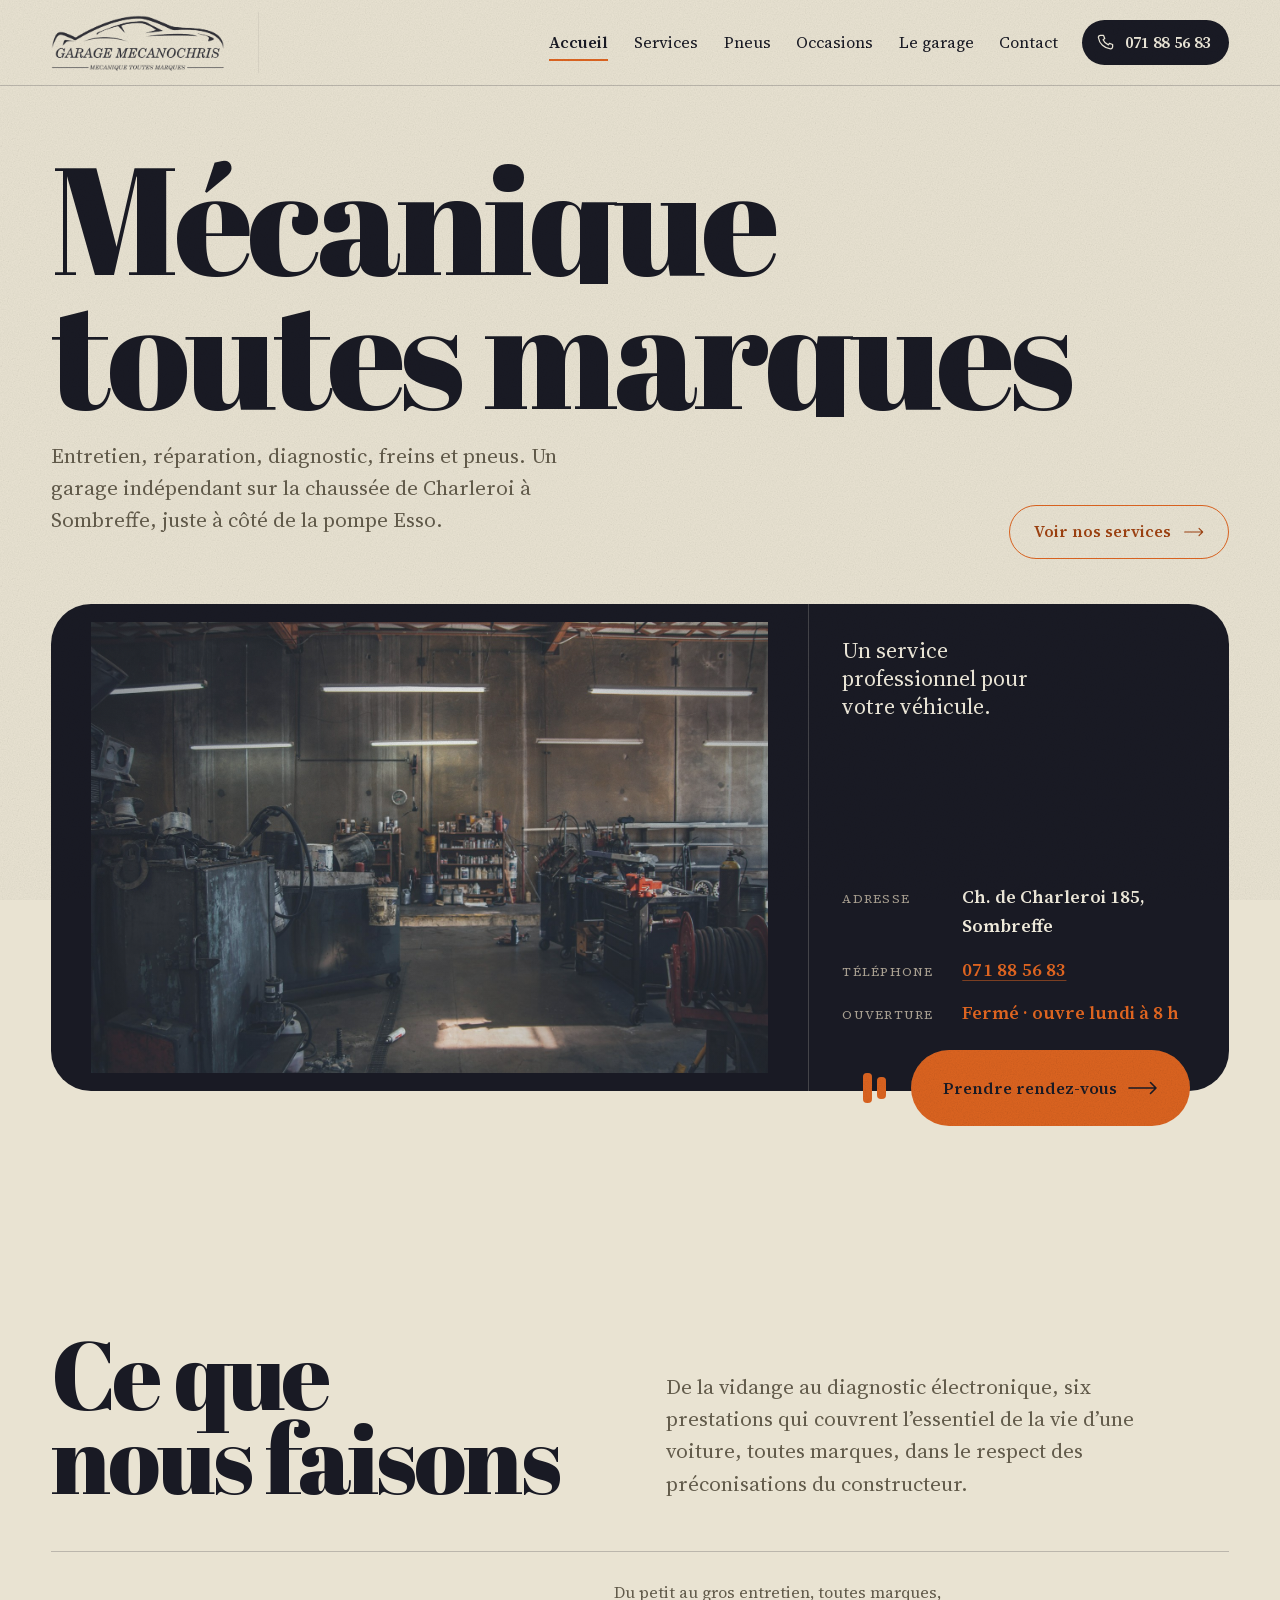
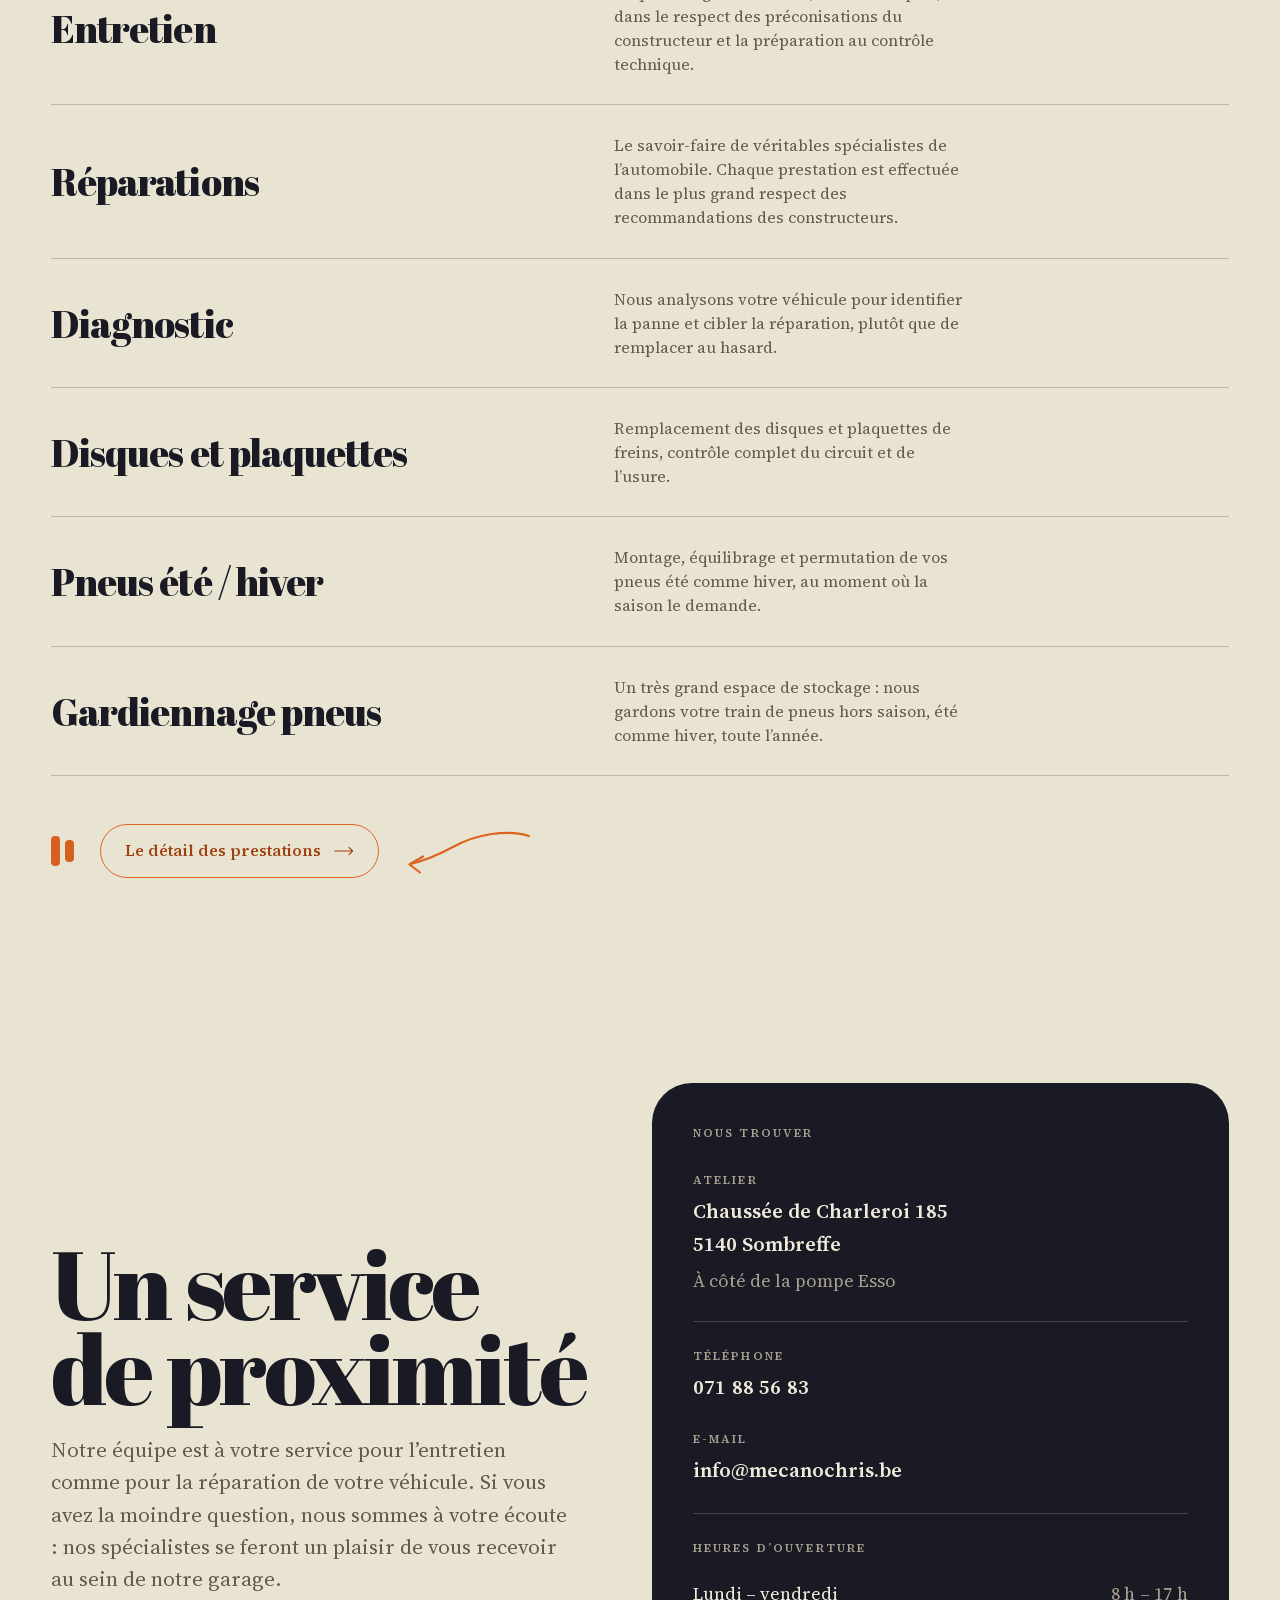
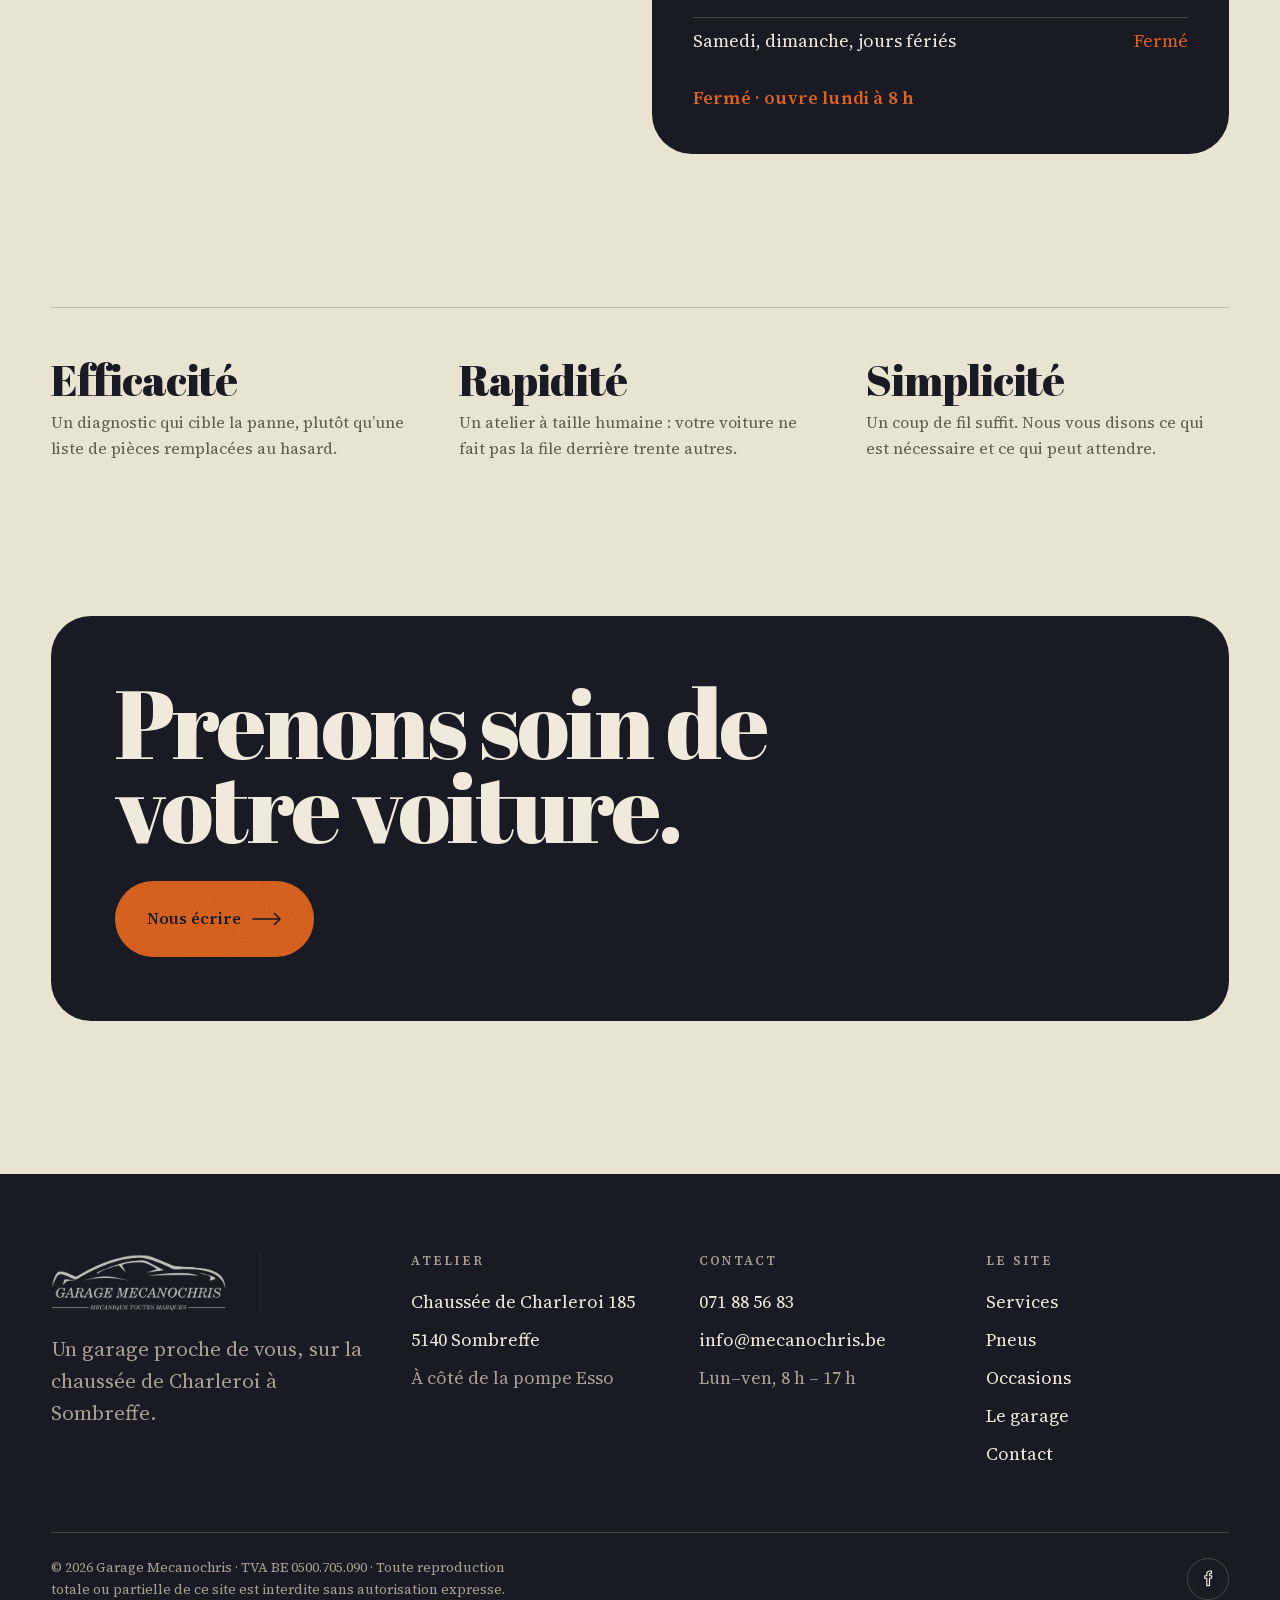
<file: index.html>
<!doctype html>
<html lang="fr">
<head>
  <meta charset="utf-8">
  <meta name="viewport" content="width=device-width, initial-scale=1">
  <title>Garage Mecanochris : Mécanique toutes marques à Sombreffe</title>
  <meta name="description" content="Garage indépendant à Sombreffe : entretien, réparation, diagnostic, freins, pneus et gardiennage. Chaussée de Charleroi 185, à côté de la pompe Esso. 071 88 56 83.">
  <link rel="canonical" href="https://mecanochris.be/">
  <meta property="og:type" content="website">
  <meta property="og:locale" content="fr_BE">
  <meta property="og:site_name" content="Garage Mecanochris">
  <meta property="og:title" content="Garage Mecanochris : Mécanique toutes marques à Sombreffe">
  <meta property="og:description" content="Garage indépendant à Sombreffe : entretien, réparation, diagnostic, freins, pneus et gardiennage. Chaussée de Charleroi 185, à côté de la pompe Esso. 071 88 56 83.">
  <meta property="og:image" content="https://mecanochris.be/assets/img/atelier-large.jpg">
  <meta name="theme-color" content="#E9E3D2">
  <link rel="icon" href="assets/img/favicon.svg" type="image/svg+xml">
  <link rel="preload" href="assets/fonts/abril-fatface-latin.woff2" as="font" type="font/woff2" crossorigin>
  <link rel="preload" href="assets/fonts/source-serif-4-latin.woff2" as="font" type="font/woff2" crossorigin>
  <link rel="stylesheet" href="assets/css/style.css">
  <script type="application/ld+json">
  {
    "@context": "https://schema.org",
    "@type": "AutoRepair",
    "name": "Garage Mecanochris",
    "description": "Garage indépendant à Sombreffe : entretien, réparation, diagnostic, freins, pneus et gardiennage de pneus, toutes marques.",
    "url": "https://mecanochris.be/",
    "telephone": "+3271885683",
    "email": "info@mecanochris.be",
    "vatID": "BE0500705090",
    "address": {
      "@type": "PostalAddress",
      "streetAddress": "Chaussée de Charleroi 185",
      "postalCode": "5140",
      "addressLocality": "Sombreffe",
      "addressRegion": "Namur",
      "addressCountry": "BE"
    },
    "openingHoursSpecification": [{
      "@type": "OpeningHoursSpecification",
      "dayOfWeek": ["Monday", "Tuesday", "Wednesday", "Thursday", "Friday"],
      "opens": "08:00",
      "closes": "17:00"
    }],
    "sameAs": ["https://www.facebook.com/garagemecanochris"]
  }
  </script>

</head>
<body>
  <a class="skip" href="#contenu">Aller au contenu</a>

  <!-- ===== En-tête (identique sur les six pages) ===== -->
  <header class="site-head">
    <div class="wrap head-in">
      <a class="brand" href="index.html" aria-label="Garage Mecanochris, retour à l’accueil">
        <img src="assets/img/logo.png" width="1096" height="321" alt="Garage Mecanochris : mécanique toutes marques">
      </a>

      <nav class="nav" id="nav-principal" data-open="false" aria-label="Navigation principale">
        <a href="index.html" aria-current="page">Accueil</a>
        <a href="services.html">Services</a>
        <a href="pneus.html">Pneus</a>
        <a href="occasions.html">Occasions</a>
        <a href="nous.html">Le garage</a>
        <a href="contact.html">Contact</a>
      </nav>

      <a class="tel-pill" href="tel:+3271885683">
        <svg viewBox="0 0 24 24" fill="none" aria-hidden="true"><path d="M6.5 3h3l1.5 4-2 1.4a12 12 0 0 0 6.6 6.6L17 13l4 1.5v3a2.5 2.5 0 0 1-2.7 2.5A16.8 16.8 0 0 1 3 5.7 2.5 2.5 0 0 1 5.5 3Z" stroke="currentColor" stroke-width="1.6" stroke-linecap="round" stroke-linejoin="round"/></svg>
        <span class="tel-text num">071 88 56 83</span>
        <span class="sr-only">Appeler le garage</span>
      </a>

      <button class="burger" type="button" aria-expanded="false" aria-controls="nav-principal">
        <span></span>
        <span class="sr-only">Ouvrir le menu</span>
      </button>
    </div>
  </header>

  <main id="contenu">
    <section class="wrap hero">
      <div class="hero-title">
        <h1 class="display d-hero">
          <span class="rise"><span style="--i:0">Mécanique</span></span>
          <span class="rise"><span style="--i:1">toutes marques</span></span>
        </h1>
        <div class="hero-sub">
          <p class="lede">Entretien, réparation, diagnostic, freins et pneus. Un garage indépendant sur la chaussée de Charleroi à Sombreffe, juste à côté de la pompe Esso.</p>
          <a class="btn-line" href="services.html">Voir nos services <svg viewBox="0 0 30 14" fill="none" aria-hidden="true"><path d="M1 7h27M22.5 1.5 28 7l-5.5 5.5" stroke="currentColor" stroke-width="1.6" stroke-linecap="round" stroke-linejoin="round"/></svg></a>
        </div>
      </div>

      <div class="panel hero-panel settle on-ink">
        <figure class="hero-figure">
          <img src="assets/img/atelier-large.jpg" width="1600" height="1067" alt="Intérieur de l’atelier : établis, outillage et rangements sous les néons" fetchpriority="high" decoding="async">
        </figure>
        <div class="hero-aside">
          <div>
            
            <p class="hero-claim">Un service professionnel pour votre véhicule.</p>
          </div>
          <dl class="hero-facts">
            <div><dt>Adresse</dt><dd>Ch. de Charleroi 185, Sombreffe</dd></div>
            <div><dt>Téléphone</dt><dd><a class="num link" href="tel:+3271885683">071 88 56 83</a></dd></div>
            <div><dt>Ouverture</dt><dd class="txt-rust" data-open-state>Lun–ven, 8 h – 17 h</dd></div>
          </dl>
        </div>
      </div>

      <div class="hero-cta-row">
        <span class="bars" aria-hidden="true"><i></i><i></i></span>
        <a class="btn-blob" href="contact.html">Prendre rendez-vous <svg viewBox="0 0 30 14" fill="none" aria-hidden="true"><path d="M1 7h27M22.5 1.5 28 7l-5.5 5.5" stroke="currentColor" stroke-width="1.6" stroke-linecap="round" stroke-linejoin="round"/></svg></a>
      </div>
    </section>

    <section class="band" aria-labelledby="t-services">
      <div class="wrap">
        <div class="split" style="align-items:end;margin-bottom:clamp(2rem,4vw,3.25rem)">
          <h2 class="display d-xl reveal" id="t-services">Ce que<br>nous faisons</h2>
          <p class="lede reveal">De la vidange au diagnostic électronique, six prestations qui couvrent l’essentiel de la vie d’une voiture, toutes marques, dans le respect des préconisations du constructeur.</p>
        </div>

        <ul class="index-list" data-preview-list>
          <li class="index-row">
            <a class="index-link" href="services.html#entretien" data-preview="assets/img/entretien.jpg">
              <span class="index-name">Entretien</span>
              <span class="index-desc">Du petit au gros entretien, toutes marques, dans le respect des préconisations du constructeur et la préparation au contrôle technique.</span>
              <span class="index-go" aria-hidden="true"><svg viewBox="0 0 26 14" fill="none" aria-hidden="true"><path d="M1 7h23M18.5 1.5 24 7l-5.5 5.5" stroke="currentColor" stroke-width="1.6" stroke-linecap="round" stroke-linejoin="round"/></svg></span>
              <span class="index-thumb"><img src="assets/img/entretien.jpg" width="600" height="338" alt="Un mécanicien au travail sur un moteur dans l’atelier" loading="lazy" decoding="async"></span>
            </a>
          </li>
          <li class="index-row">
            <a class="index-link" href="services.html#reparations" data-preview="assets/img/reparation.jpg">
              <span class="index-name">Réparations</span>
              <span class="index-desc">Le savoir-faire de véritables spécialistes de l’automobile. Chaque prestation est effectuée dans le plus grand respect des recommandations des constructeurs.</span>
              <span class="index-go" aria-hidden="true"><svg viewBox="0 0 26 14" fill="none" aria-hidden="true"><path d="M1 7h23M18.5 1.5 24 7l-5.5 5.5" stroke="currentColor" stroke-width="1.6" stroke-linecap="round" stroke-linejoin="round"/></svg></span>
              <span class="index-thumb"><img src="assets/img/reparation.jpg" width="600" height="338" alt="Véhicule sur chandelles, outillage disposé au sol pendant une réparation" loading="lazy" decoding="async"></span>
            </a>
          </li>
          <li class="index-row">
            <a class="index-link" href="services.html#diagnostic" data-preview="assets/img/diag-laptop.jpg">
              <span class="index-name">Diagnostic</span>
              <span class="index-desc">Nous analysons votre véhicule pour identifier la panne et cibler la réparation, plutôt que de remplacer au hasard.</span>
              <span class="index-go" aria-hidden="true"><svg viewBox="0 0 26 14" fill="none" aria-hidden="true"><path d="M1 7h23M18.5 1.5 24 7l-5.5 5.5" stroke="currentColor" stroke-width="1.6" stroke-linecap="round" stroke-linejoin="round"/></svg></span>
              <span class="index-thumb"><img src="assets/img/diag-laptop.jpg" width="600" height="338" alt="Mécanicien penché sur le compartiment moteur pendant un diagnostic" loading="lazy" decoding="async"></span>
            </a>
          </li>
          <li class="index-row">
            <a class="index-link" href="services.html#freins" data-preview="assets/img/freins.jpg">
              <span class="index-name">Disques et plaquettes</span>
              <span class="index-desc">Remplacement des disques et plaquettes de freins, contrôle complet du circuit et de l’usure.</span>
              <span class="index-go" aria-hidden="true"><svg viewBox="0 0 26 14" fill="none" aria-hidden="true"><path d="M1 7h23M18.5 1.5 24 7l-5.5 5.5" stroke="currentColor" stroke-width="1.6" stroke-linecap="round" stroke-linejoin="round"/></svg></span>
              <span class="index-thumb"><img src="assets/img/freins.jpg" width="600" height="338" alt="Disque de frein et étrier démontés sur un établi" loading="lazy" decoding="async"></span>
            </a>
          </li>
          <li class="index-row">
            <a class="index-link" href="services.html#pneus" data-preview="assets/img/pneus.jpg">
              <span class="index-name">Pneus été / hiver</span>
              <span class="index-desc">Montage, équilibrage et permutation de vos pneus été comme hiver, au moment où la saison le demande.</span>
              <span class="index-go" aria-hidden="true"><svg viewBox="0 0 26 14" fill="none" aria-hidden="true"><path d="M1 7h23M18.5 1.5 24 7l-5.5 5.5" stroke="currentColor" stroke-width="1.6" stroke-linecap="round" stroke-linejoin="round"/></svg></span>
              <span class="index-thumb"><img src="assets/img/pneus.jpg" width="600" height="338" alt="Montage d’un pneu sur une jante en atelier" loading="lazy" decoding="async"></span>
            </a>
          </li>
          <li class="index-row">
            <a class="index-link" href="services.html#gardiennage" data-preview="assets/img/gardiennage.jpg">
              <span class="index-name">Gardiennage pneus</span>
              <span class="index-desc">Un très grand espace de stockage : nous gardons votre train de pneus hors saison, été comme hiver, toute l’année.</span>
              <span class="index-go" aria-hidden="true"><svg viewBox="0 0 26 14" fill="none" aria-hidden="true"><path d="M1 7h23M18.5 1.5 24 7l-5.5 5.5" stroke="currentColor" stroke-width="1.6" stroke-linecap="round" stroke-linejoin="round"/></svg></span>
              <span class="index-thumb"><img src="assets/img/gardiennage.jpg" width="600" height="338" alt="Piles de pneus étiquetés, rangés dans l’espace de stockage" loading="lazy" decoding="async"></span>
            </a>
          </li>
        </ul>

        <div class="hero-cta-row" style="margin-top:clamp(2rem,4vw,3rem);justify-content:flex-start;padding:0">
          <span class="bars" aria-hidden="true"><i></i><i></i></span>
          <a class="btn-line" href="services.html">Le détail des prestations <svg viewBox="0 0 30 14" fill="none" aria-hidden="true"><path d="M1 7h27M22.5 1.5 28 7l-5.5 5.5" stroke="currentColor" stroke-width="1.6" stroke-linecap="round" stroke-linejoin="round"/></svg></a>
          <svg class="scribble" width="128" height="48" viewBox="0 0 128 48" fill="none" aria-hidden="true"><path d="M125 9C104 2 72 7 49 20 34 28 20 34 6 37"/><path d="M19 29.5 5.5 37.5 16 45.5"/></svg>
        </div>
      </div>
    </section>

    <section class="band-tight" aria-labelledby="t-proximite">
      <div class="wrap proximity">
        <div>
          <h2 class="display d-xl reveal" id="t-proximite">Un service<br>de proximité</h2>
          <p class="lede" style="margin-top:1.5rem">Notre équipe est à votre service pour l’entretien comme pour la réparation de votre véhicule. Si vous avez la moindre question, nous sommes à votre écoute : nos spécialistes se feront un plaisir de vous recevoir au sein de notre garage.</p>
        </div>
        <div class="panel panel-pad on-ink">
          <p class="label" style="margin:0 0 1.75rem">Nous trouver</p>
          <div class="contact-block">
            <div class="contact-line">
              <span class="label">Atelier</span>
              <strong>Chaussée de Charleroi 185<br>5140 Sombreffe</strong>
              <span style="color:var(--cream-dim)">À côté de la pompe Esso</span>
            </div>
            <hr class="rule">
            <div class="contact-line">
              <span class="label">Téléphone</span>
              <a class="num" href="tel:+3271885683">071 88 56 83</a>
            </div>
            <div class="contact-line">
              <span class="label">E-mail</span>
              <a href="mailto:info@mecanochris.be">info@mecanochris.be</a>
            </div>
            <hr class="rule">
            <div class="contact-line">
              <span class="label">Heures d’ouverture</span>
              <div style="margin-top:.4rem">
                <div class="hours-row"><span>Lundi – vendredi</span><span class="num">8 h – 17 h</span></div>
                <div class="hours-row" data-closed="true"><span>Samedi, dimanche, jours fériés</span><span>Fermé</span></div>
              </div>
              <p class="num" data-open-state style="margin-top:.9rem;font-weight:600;color:var(--rust)">Lun–ven, 8 h – 17 h</p>
            </div>
          </div>
        </div>
      </div>
    </section>

    <section class="band-tight" aria-labelledby="t-forts">
      <div class="wrap">
        <h2 class="sr-only" id="t-forts">Nos points forts</h2>
        <hr class="rule">
        <div class="cols-3" style="margin-top:clamp(2rem,4vw,3.25rem)">
          <div class="strength reveal">
            <h3>Efficacité</h3>
            <p>Un diagnostic qui cible la panne, plutôt qu’une liste de pièces remplacées au hasard.</p>
          </div>
          <div class="strength reveal">
            <h3>Rapidité</h3>
            <p>Un atelier à taille humaine : votre voiture ne fait pas la file derrière trente autres.</p>
          </div>
          <div class="strength reveal">
            <h3>Simplicité</h3>
            <p>Un coup de fil suffit. Nous vous disons ce qui est nécessaire et ce qui peut attendre.</p>
          </div>
        </div>
      </div>
    </section>

    <section class="wrap band-tight">
      <div class="callout on-ink reveal">
        <div class="callout-in">
          <h2 class="display d-xl">Prenons soin de votre voiture.</h2>
          <a class="btn-blob" href="contact.html">Nous écrire <svg viewBox="0 0 30 14" fill="none" aria-hidden="true"><path d="M1 7h27M22.5 1.5 28 7l-5.5 5.5" stroke="currentColor" stroke-width="1.6" stroke-linecap="round" stroke-linejoin="round"/></svg></a>
        </div>
      </div>
    </section>

  </main>

  <!-- ===== Pied de page (identique sur les six pages) ===== -->
  <footer class="site-foot on-ink">
    <div class="wrap">
      <div class="foot-grid">
        <div>
          <img class="foot-logo" src="assets/img/logo.png" width="1096" height="321" alt="Garage Mecanochris">
          <p class="lede" style="margin-top:1.25rem;max-width:32ch">Un garage proche de vous, sur la chaussée de Charleroi à Sombreffe.</p>
        </div>

        <div class="foot-col">
          <h3>Atelier</h3>
          <ul>
            <li>Chaussée de Charleroi 185</li>
            <li>5140 Sombreffe</li>
            <li style="color:var(--cream-dim)">À côté de la pompe Esso</li>
          </ul>
        </div>

        <div class="foot-col">
          <h3>Contact</h3>
          <ul>
            <li><a class="num" href="tel:+3271885683">071 88 56 83</a></li>
            <li><a href="mailto:info@mecanochris.be">info@mecanochris.be</a></li>
            <li style="color:var(--cream-dim)">Lun–ven, 8 h – 17 h</li>
          </ul>
        </div>

        <div class="foot-col">
          <h3>Le site</h3>
          <ul>
            <li><a href="services.html">Services</a></li>
            <li><a href="pneus.html">Pneus</a></li>
            <li><a href="occasions.html">Occasions</a></li>
            <li><a href="nous.html">Le garage</a></li>
            <li><a href="contact.html">Contact</a></li>
          </ul>
        </div>
      </div>

      <div class="foot-bottom">
        <p>&copy; <span data-year>2026</span> Garage Mecanochris · TVA BE 0500.705.090 · Toute reproduction totale ou partielle de ce site est interdite sans autorisation expresse.</p>
        <div class="social">
          <a href="https://www.facebook.com/garagemecanochris" target="_blank" rel="noopener noreferrer" aria-label="Garage Mecanochris sur Facebook"><svg viewBox="0 0 24 24" fill="none" aria-hidden="true"><path d="M14.5 8.5V6.8c0-.8.3-1.3 1.4-1.3H17V2.6A18 18 0 0 0 14.9 2.5c-2.3 0-3.8 1.4-3.8 4v2h-2.6v3.2h2.6V21h3.4v-9.3h2.5l.4-3.2Z" stroke="currentColor" stroke-width="1.5" stroke-linecap="round" stroke-linejoin="round"/></svg></a>
        </div>
      </div>
    </div>
  </footer>

  <script src="assets/js/main.js" defer></script>
</body>
</html>
</file>
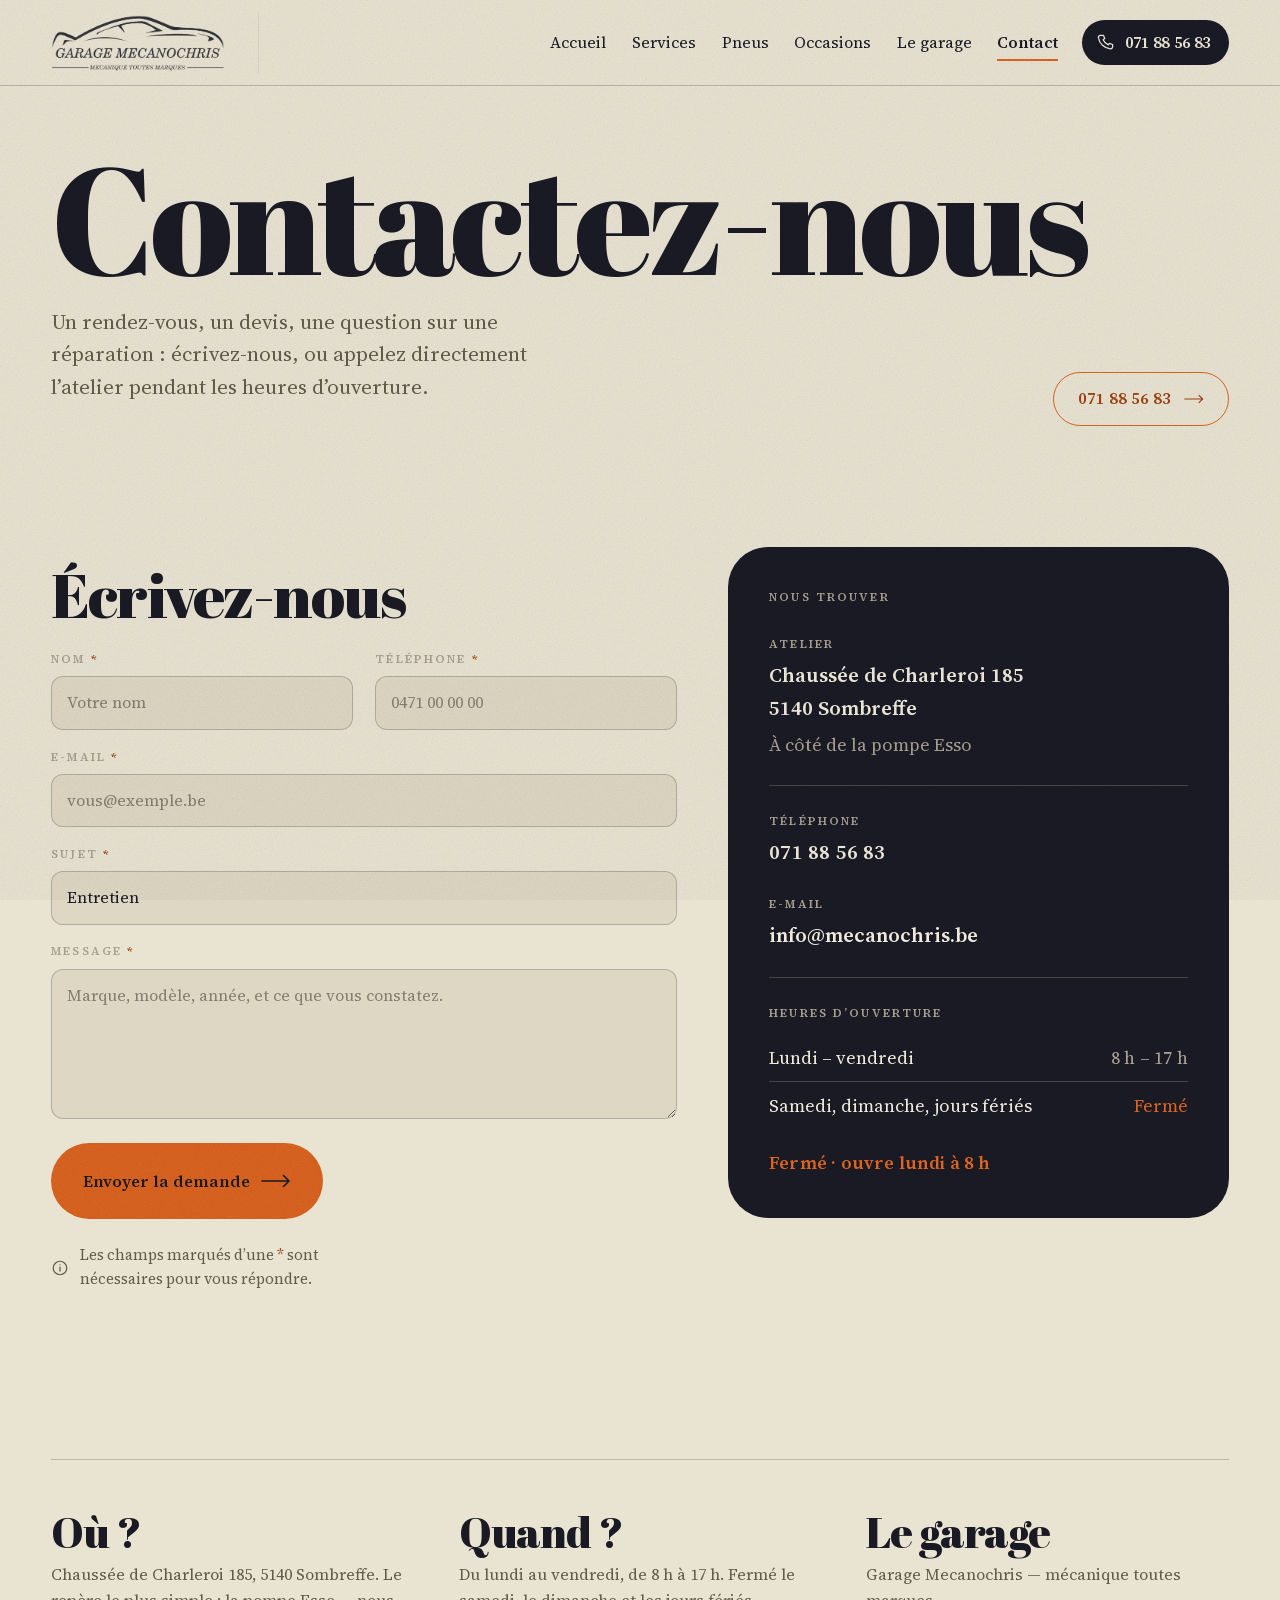
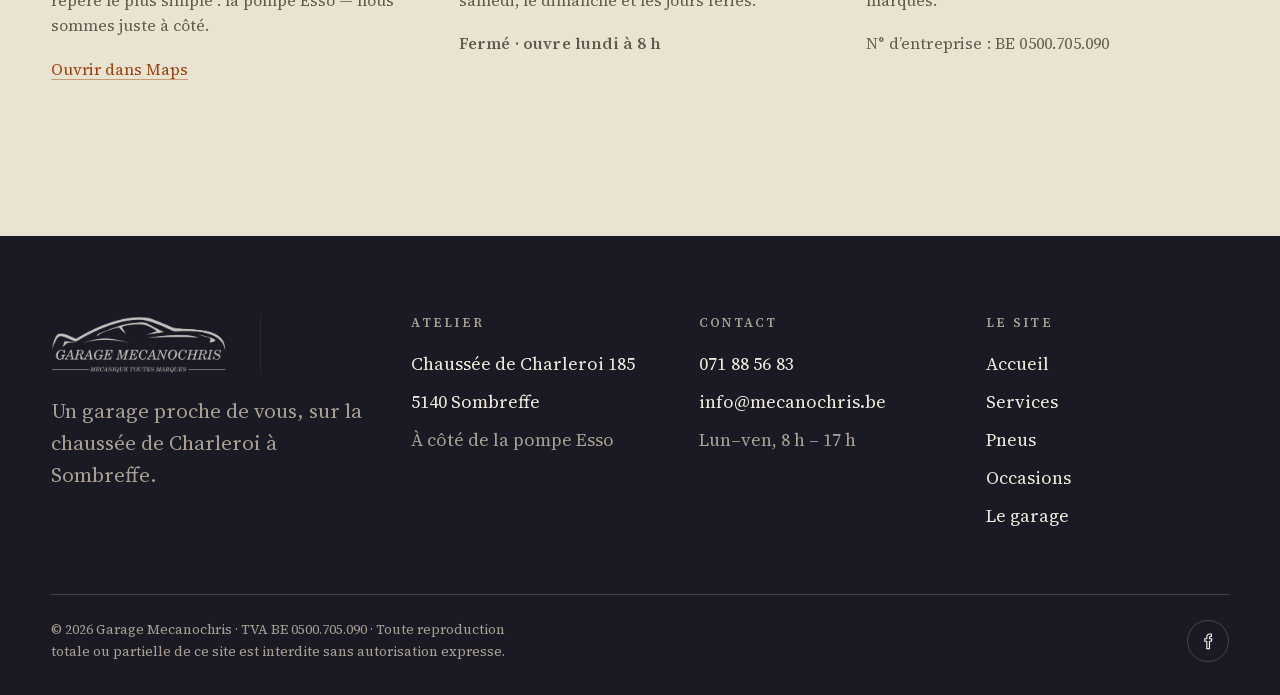
<file: contact.html>
<!doctype html>
<html lang="fr">
<head>
  <meta charset="utf-8">
  <meta name="viewport" content="width=device-width, initial-scale=1">
  <title>Contact et heures d’ouverture — Garage Mecanochris</title>
  <meta name="description" content="Contactez le Garage Mecanochris à Sombreffe : 071 88 56 83, info@mecanochris.be, chaussée de Charleroi 185. Ouvert du lundi au vendredi de 8 h à 17 h.">
  <link rel="canonical" href="https://mecanochris.be/contact.html">
  <meta property="og:type" content="website">
  <meta property="og:locale" content="fr_BE">
  <meta property="og:site_name" content="Garage Mecanochris">
  <meta property="og:title" content="Contact et heures d’ouverture — Garage Mecanochris">
  <meta property="og:description" content="Contactez le Garage Mecanochris à Sombreffe : 071 88 56 83, info@mecanochris.be, chaussée de Charleroi 185. Ouvert du lundi au vendredi de 8 h à 17 h.">
  <meta property="og:image" content="https://mecanochris.be/assets/img/atelier-large.jpg">
  <meta name="theme-color" content="#E9E3D2">
  <link rel="icon" href="assets/img/favicon.svg" type="image/svg+xml">
  <link rel="preload" href="assets/fonts/abril-fatface-latin.woff2" as="font" type="font/woff2" crossorigin>
  <link rel="preload" href="assets/fonts/source-serif-4-latin.woff2" as="font" type="font/woff2" crossorigin>
  <link rel="stylesheet" href="assets/css/style.css">


</head>
<body>
  <a class="skip" href="#contenu">Aller au contenu</a>

  <!-- ===== En-tête (identique sur les six pages) ===== -->
  <header class="site-head">
    <div class="wrap head-in">
      <a class="brand" href="index.html" aria-label="Garage Mecanochris, retour à l’accueil">
        <img src="assets/img/logo.png" width="1096" height="321" alt="Garage Mecanochris — mécanique toutes marques">
      </a>

      <nav class="nav" id="nav-principal" data-open="false" aria-label="Navigation principale">
        <a href="index.html">Accueil</a>
        <a href="services.html">Services</a>
        <a href="pneus.html">Pneus</a>
        <a href="occasions.html">Occasions</a>
        <a href="nous.html">Le garage</a>
        <a href="contact.html" aria-current="page">Contact</a>
      </nav>

      <a class="tel-pill" href="tel:+3271885683">
        <svg viewBox="0 0 24 24" fill="none" aria-hidden="true"><path d="M6.5 3h3l1.5 4-2 1.4a12 12 0 0 0 6.6 6.6L17 13l4 1.5v3a2.5 2.5 0 0 1-2.7 2.5A16.8 16.8 0 0 1 3 5.7 2.5 2.5 0 0 1 5.5 3Z" stroke="currentColor" stroke-width="1.6" stroke-linecap="round" stroke-linejoin="round"/></svg>
        <span class="tel-text num">071 88 56 83</span>
        <span class="sr-only">Appeler le garage</span>
      </a>

      <button class="burger" type="button" aria-expanded="false" aria-controls="nav-principal">
        <span></span>
        <span class="sr-only">Ouvrir le menu</span>
      </button>
    </div>
  </header>

  <main id="contenu">
    <section class="wrap hero">
      <div class="hero-title">
        <h1 class="display d-hero">
          <span class="rise"><span style="--i:0">Contactez-nous</span></span>
        </h1>
        <div class="hero-sub">
          <p class="lede">Un rendez-vous, un devis, une question sur une réparation : écrivez-nous, ou appelez directement l’atelier pendant les heures d’ouverture.</p>
          <a class="btn-line" href="tel:+3271885683">071 88 56 83 <svg viewBox="0 0 30 14" fill="none" aria-hidden="true"><path d="M1 7h27M22.5 1.5 28 7l-5.5 5.5" stroke="currentColor" stroke-width="1.6" stroke-linecap="round" stroke-linejoin="round"/></svg></a>
        </div>
      </div>
    </section>

    <section class="wrap" style="padding-bottom:clamp(3rem,7vw,6rem)">
      <div class="split split-wide" style="align-items:start;gap:clamp(2rem,4vw,4rem)">

        <form class="form-paper" data-contact-form action="https://api.web3forms.com/submit" method="post" novalidate>
          <input type="hidden" name="access_key" value="VOTRE_CLE_WEB3FORMS">
          <input type="hidden" name="subject" value="Nouvelle demande depuis mecanochris.be">
          <input type="hidden" name="from_name" value="Site Garage Mecanochris">
          <input type="checkbox" name="botcheck" class="sr-only" tabindex="-1" autocomplete="off" aria-hidden="true">

  
          <h2 class="display d-lg" style="margin:1.25rem 0 1.75rem">Écrivez-nous</h2>

          <div class="form-grid">
            <p class="field">
              <label class="label" for="nom">Nom <span class="req" aria-hidden="true">*</span></label>
              <input id="nom" name="nom" type="text" required minlength="2" autocomplete="name" placeholder="Votre nom">
              <span class="field-error" aria-live="polite"></span>
            </p>
            <p class="field">
              <label class="label" for="tel">Téléphone <span class="req" aria-hidden="true">*</span></label>
              <input id="tel" name="telephone" type="tel" required autocomplete="tel" placeholder="0471 00 00 00">
              <span class="field-error" aria-live="polite"></span>
            </p>
            <p class="field field-full">
              <label class="label" for="email">E-mail <span class="req" aria-hidden="true">*</span></label>
              <input id="email" name="email" type="email" required autocomplete="email" placeholder="vous@exemple.be">
              <span class="field-error" aria-live="polite"></span>
            </p>
            <p class="field field-full">
              <label class="label" for="sujet">Sujet <span class="req" aria-hidden="true">*</span></label>
              <select id="sujet" name="sujet" required>
                <option value="Entretien">Entretien</option>
                <option value="Réparation">Réparation</option>
                <option value="Diagnostic">Diagnostic</option>
                <option value="Freins">Disques et plaquettes</option>
                <option value="Pneus">Pneus</option>
                <option value="Gardiennage pneus">Gardiennage pneus</option>
                <option value="Occasions">Véhicules d’occasion</option>
                <option value="Autre">Autre</option>
              </select>
              <span class="field-error" aria-live="polite"></span>
            </p>
            <p class="field field-full">
              <label class="label" for="message">Message <span class="req" aria-hidden="true">*</span></label>
              <textarea id="message" name="message" required minlength="10" placeholder="Marque, modèle, année, et ce que vous constatez."></textarea>
              <span class="field-error" aria-live="polite"></span>
            </p>
          </div>

          <p class="form-status" role="status" aria-live="polite"></p>

          <div class="hero-cta-row" style="margin-top:1.5rem;justify-content:flex-start;padding:0">
            <button class="btn-blob" type="submit">Envoyer la demande <svg viewBox="0 0 30 14" fill="none" aria-hidden="true"><path d="M1 7h27M22.5 1.5 28 7l-5.5 5.5" stroke="currentColor" stroke-width="1.6" stroke-linecap="round" stroke-linejoin="round"/></svg></button>
            <p class="tyre-note" style="margin:0;color:var(--muted)"><svg viewBox="0 0 24 24" fill="none" aria-hidden="true"><circle cx="12" cy="12" r="9" stroke="currentColor" stroke-width="1.6"/><path d="M12 11v5M12 7.8h.01" stroke="currentColor" stroke-width="1.7" stroke-linecap="round"/></svg> <span>Les champs marqués d’une <span class="req">*</span> sont nécessaires pour vous répondre.</span></p>
          </div>
        </form>

        <div class="panel panel-pad on-ink">
          <p class="label" style="margin:0 0 1.75rem">Nous trouver</p>
          <div class="contact-block">
            <div class="contact-line">
              <span class="label">Atelier</span>
              <strong>Chaussée de Charleroi 185<br>5140 Sombreffe</strong>
              <span style="color:var(--cream-dim)">À côté de la pompe Esso</span>
            </div>
            <hr class="rule">
            <div class="contact-line">
              <span class="label">Téléphone</span>
              <a class="num" href="tel:+3271885683">071 88 56 83</a>
            </div>
            <div class="contact-line">
              <span class="label">E-mail</span>
              <a href="mailto:info@mecanochris.be">info@mecanochris.be</a>
            </div>
            <hr class="rule">
            <div class="contact-line">
              <span class="label">Heures d’ouverture</span>
              <div style="margin-top:.4rem">
                <div class="hours-row"><span>Lundi – vendredi</span><span class="num">8 h – 17 h</span></div>
                <div class="hours-row" data-closed="true"><span>Samedi, dimanche, jours fériés</span><span>Fermé</span></div>
              </div>
              <p class="num" data-open-state style="margin-top:.9rem;font-weight:600;color:var(--rust)">Lun–ven, 8 h – 17 h</p>
            </div>
          </div>
        </div>
      </div>
    </section>

    <section class="band-tight">
      <div class="wrap">
        <hr class="rule">
        <div class="cols-3" style="margin-top:clamp(2rem,4vw,3.25rem)">
          <div class="strength reveal">
            <h3>Où&nbsp;?</h3>
            <p>Chaussée de Charleroi 185, 5140 Sombreffe. Le repère le plus simple&nbsp;: la pompe Esso — nous sommes juste à côté.</p>
            <p style="margin-top:1rem"><a class="link" href="https://www.google.com/maps/search/?api=1&amp;query=Chauss%C3%A9e+de+Charleroi+185%2C+5140+Sombreffe" target="_blank" rel="noopener noreferrer">Ouvrir dans Maps</a></p>
          </div>
          <div class="strength reveal">
            <h3>Quand&nbsp;?</h3>
            <p>Du lundi au vendredi, de 8 h à 17 h. Fermé le samedi, le dimanche et les jours fériés.</p>
            <p class="num txt-rust" data-open-state style="margin-top:1rem;font-weight:600">Lun–ven, 8 h – 17 h</p>
          </div>
          <div class="strength reveal">
            <h3>Le garage</h3>
            <p>Garage Mecanochris — mécanique toutes marques.</p>
            <p class="num" style="margin-top:1rem">N° d’entreprise&nbsp;: BE 0500.705.090</p>
          </div>
        </div>
      </div>
    </section>

  </main>

  <!-- ===== Pied de page (identique sur les six pages) ===== -->
  <footer class="site-foot on-ink">
    <div class="wrap">
      <div class="foot-grid">
        <div>
          <img class="foot-logo" src="assets/img/logo.png" width="1096" height="321" alt="Garage Mecanochris">
          <p class="lede" style="margin-top:1.25rem;max-width:32ch">Un garage proche de vous, sur la chaussée de Charleroi à Sombreffe.</p>
        </div>

        <div class="foot-col">
          <h3>Atelier</h3>
          <ul>
            <li>Chaussée de Charleroi 185</li>
            <li>5140 Sombreffe</li>
            <li style="color:var(--cream-dim)">À côté de la pompe Esso</li>
          </ul>
        </div>

        <div class="foot-col">
          <h3>Contact</h3>
          <ul>
            <li><a class="num" href="tel:+3271885683">071 88 56 83</a></li>
            <li><a href="mailto:info@mecanochris.be">info@mecanochris.be</a></li>
            <li style="color:var(--cream-dim)">Lun–ven, 8 h – 17 h</li>
          </ul>
        </div>

        <div class="foot-col">
          <h3>Le site</h3>
          <ul>
            <li><a href="index.html">Accueil</a></li>
            <li><a href="services.html">Services</a></li>
            <li><a href="pneus.html">Pneus</a></li>
            <li><a href="occasions.html">Occasions</a></li>
            <li><a href="nous.html">Le garage</a></li>
          </ul>
        </div>
      </div>

      <div class="foot-bottom">
        <p>&copy; <span data-year>2026</span> Garage Mecanochris · TVA BE 0500.705.090 · Toute reproduction totale ou partielle de ce site est interdite sans autorisation expresse.</p>
        <div class="social">
          <a href="https://www.facebook.com/garagemecanochris" target="_blank" rel="noopener noreferrer" aria-label="Garage Mecanochris sur Facebook"><svg viewBox="0 0 24 24" fill="none" aria-hidden="true"><path d="M14.5 8.5V6.8c0-.8.3-1.3 1.4-1.3H17V2.6A18 18 0 0 0 14.9 2.5c-2.3 0-3.8 1.4-3.8 4v2h-2.6v3.2h2.6V21h3.4v-9.3h2.5l.4-3.2Z" stroke="currentColor" stroke-width="1.5" stroke-linecap="round" stroke-linejoin="round"/></svg></a>
        </div>
      </div>
    </div>
  </footer>

  <script src="assets/js/main.js" defer></script>
</body>
</html>
</file>
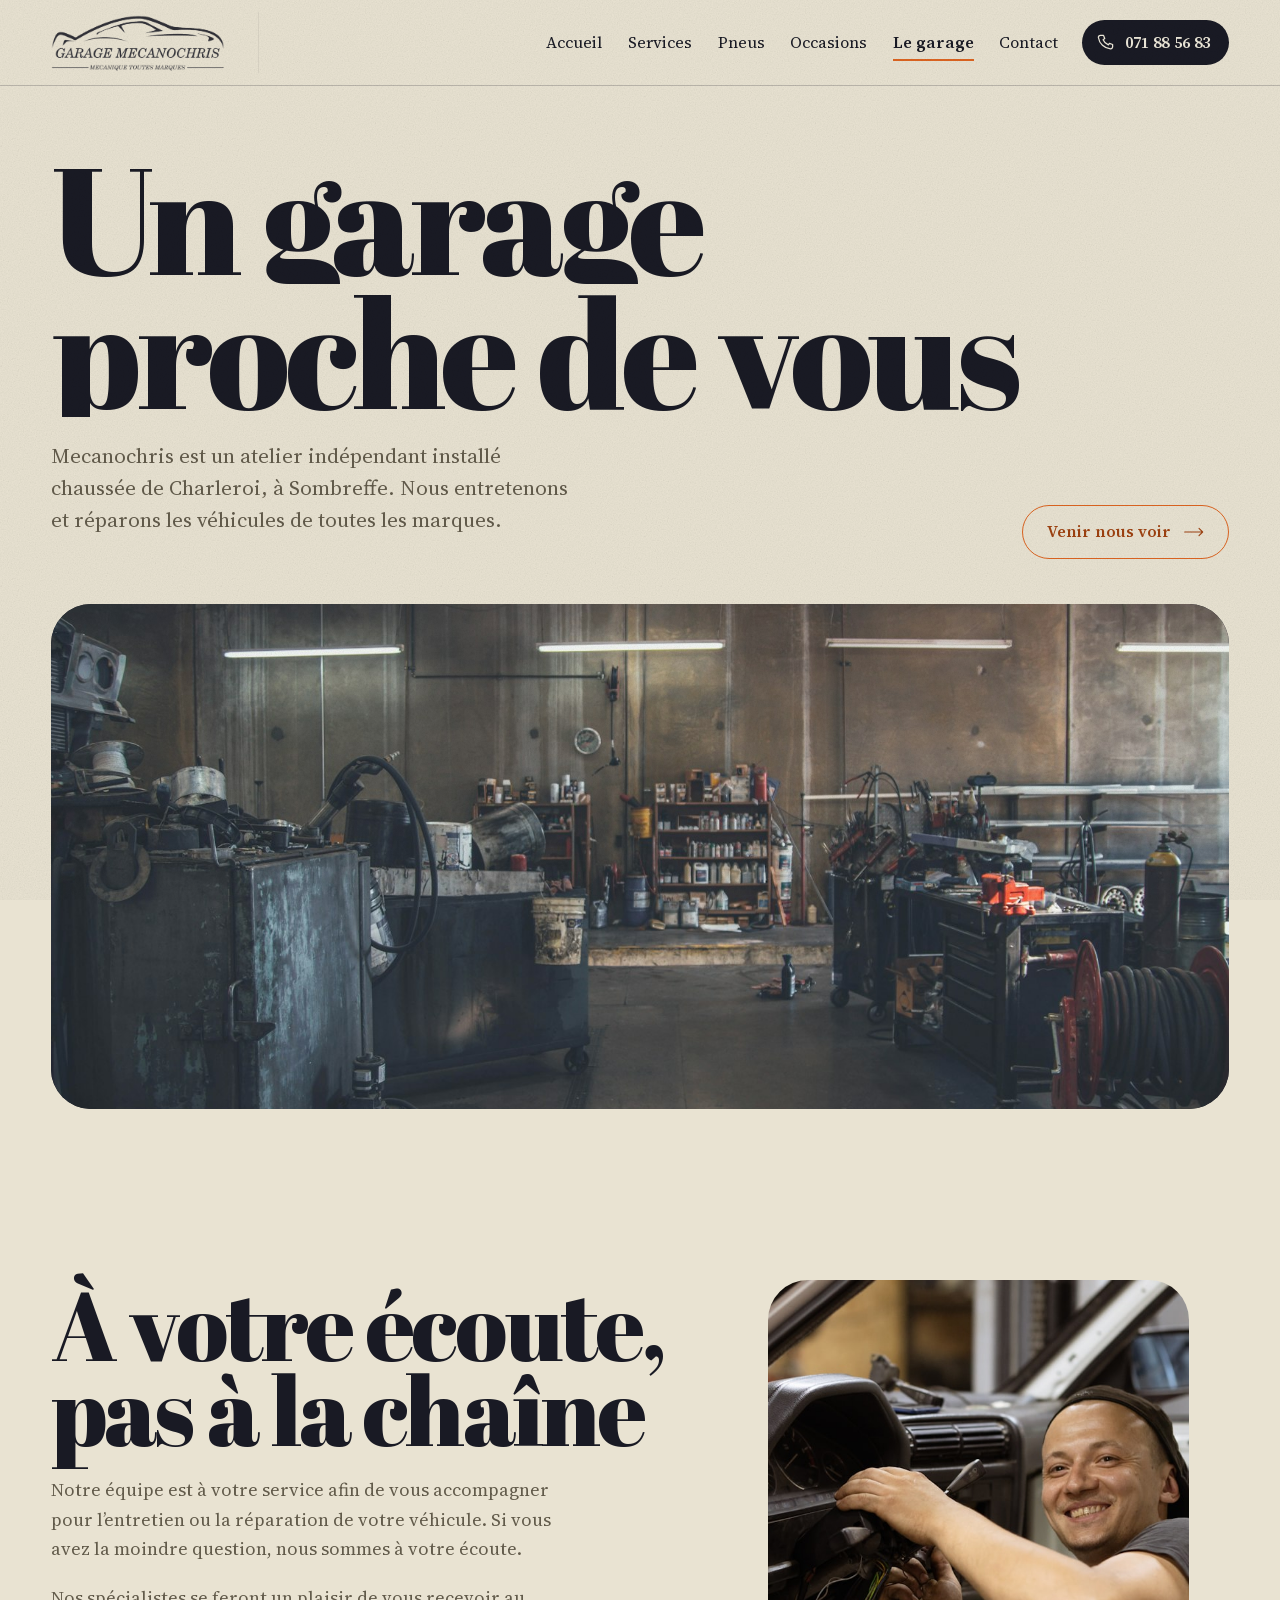
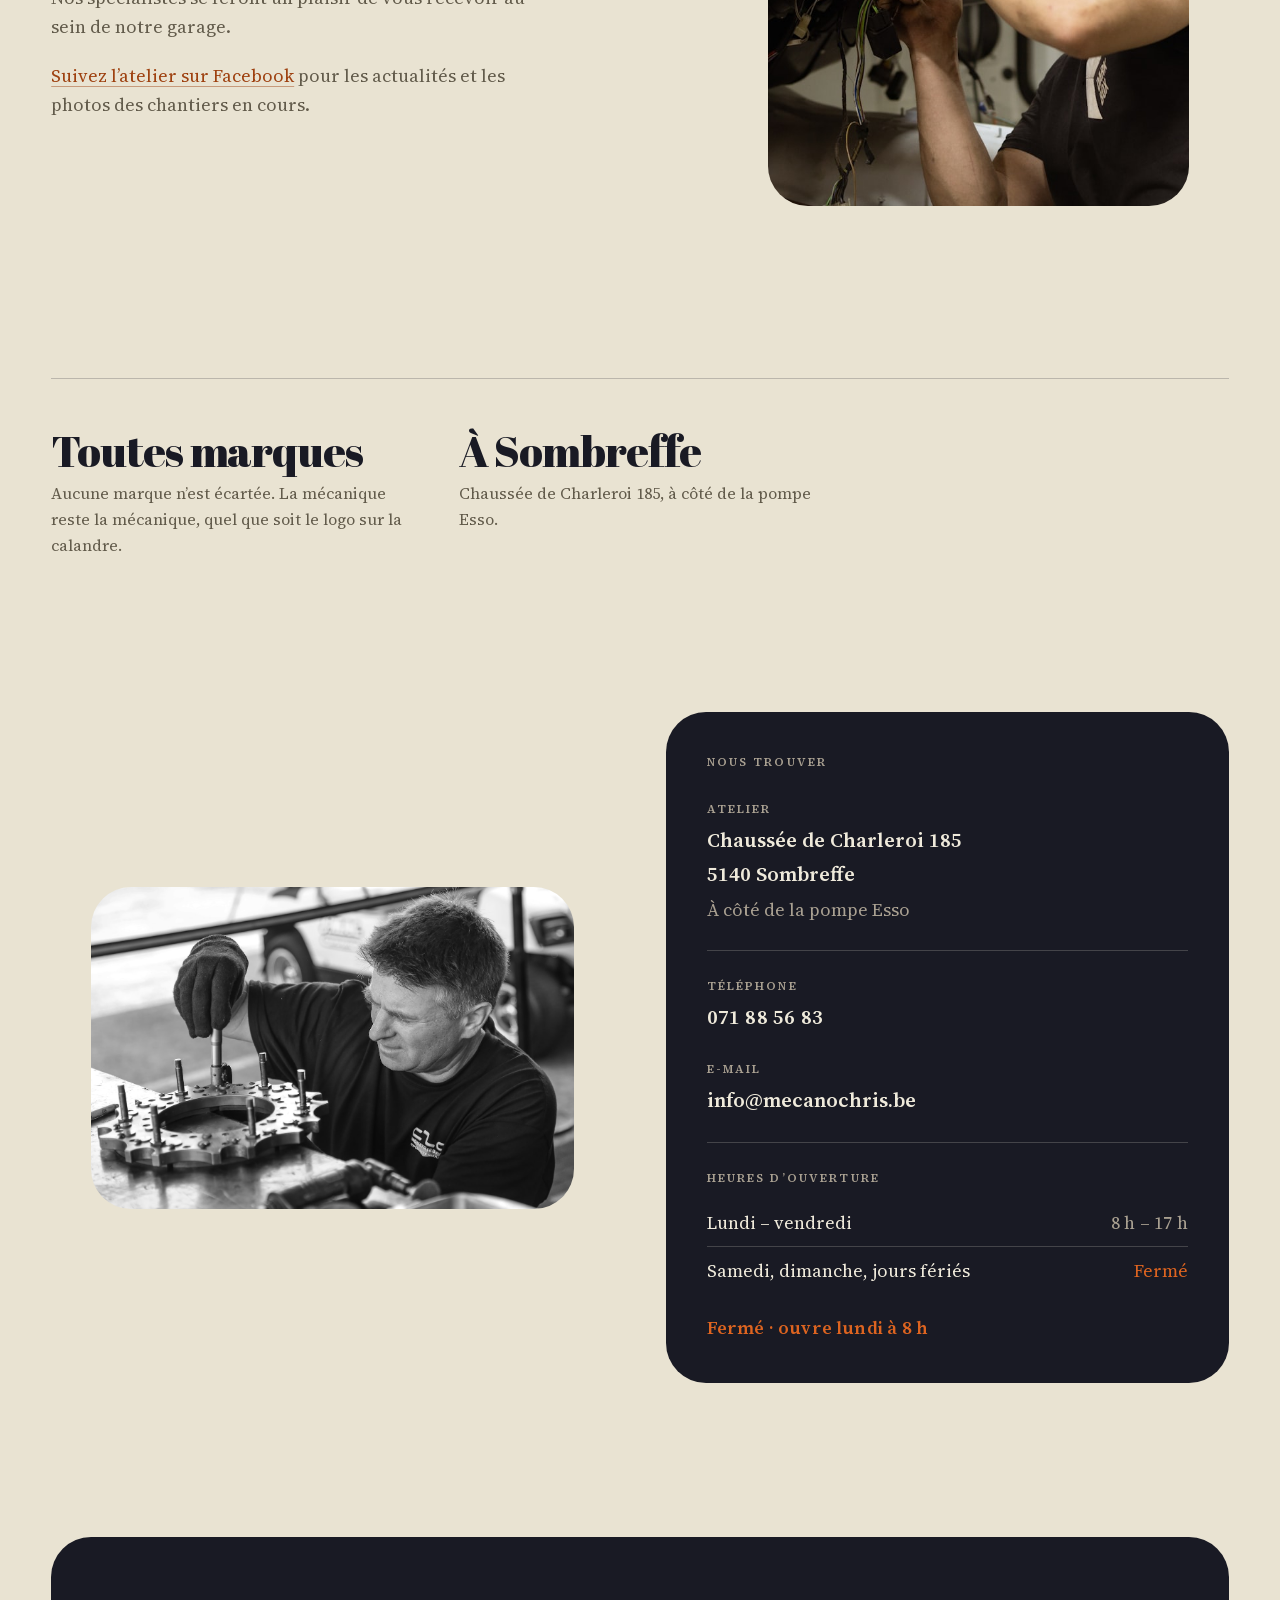
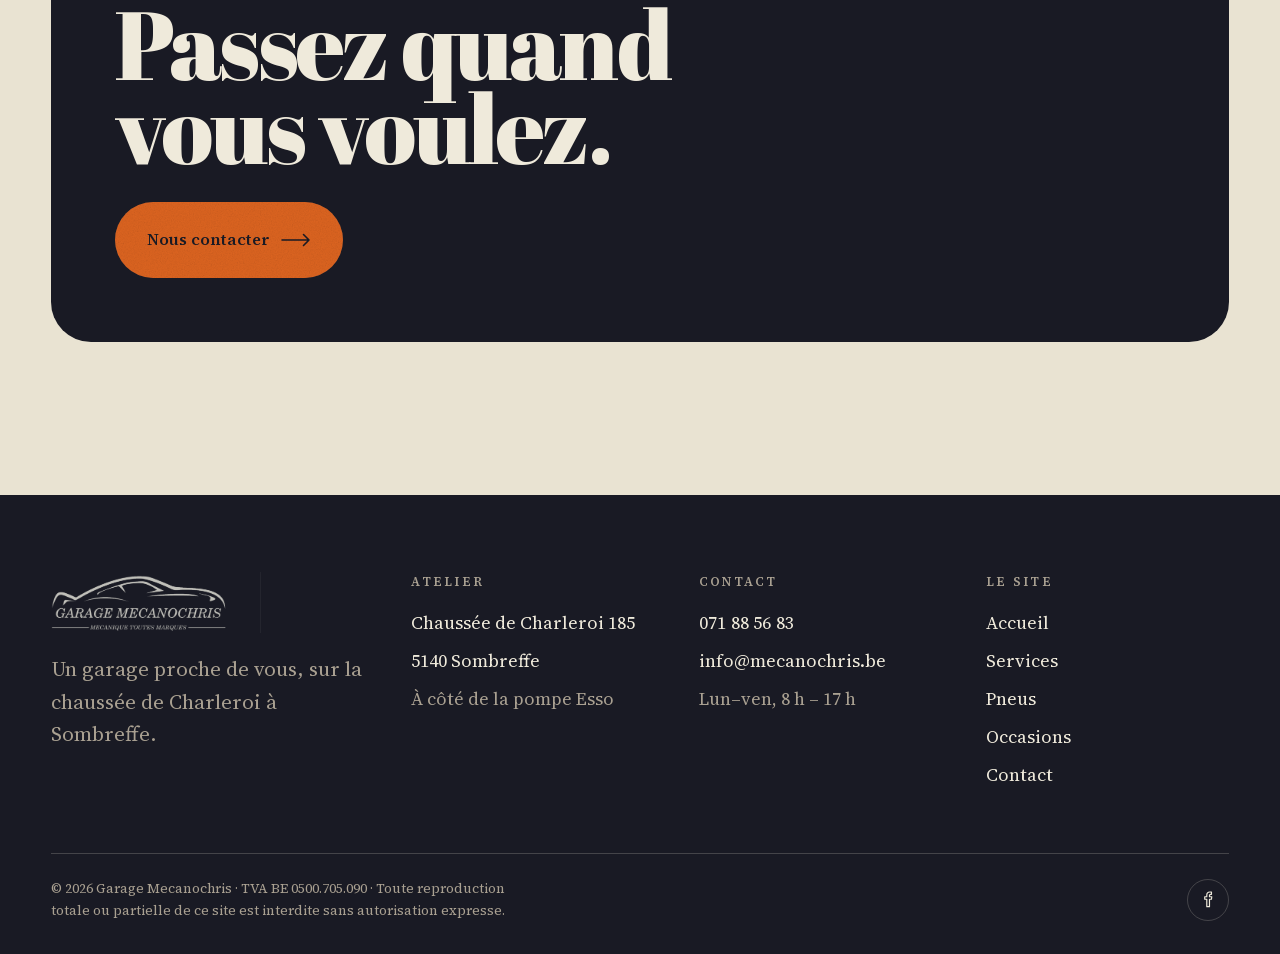
<file: nous.html>
<!doctype html>
<html lang="fr">
<head>
  <meta charset="utf-8">
  <meta name="viewport" content="width=device-width, initial-scale=1">
  <title>Le garage : Garage Mecanochris, Sombreffe</title>
  <meta name="description" content="Un garage indépendant proche de vous, chaussée de Charleroi à Sombreffe. Toutes marques, à votre écoute, du petit entretien à la grosse mécanique.">
  <link rel="canonical" href="https://mecanochris.be/nous.html">
  <meta property="og:type" content="website">
  <meta property="og:locale" content="fr_BE">
  <meta property="og:site_name" content="Garage Mecanochris">
  <meta property="og:title" content="Le garage, Garage Mecanochris, Sombreffe">
  <meta property="og:description" content="Un garage indépendant proche de vous, chaussée de Charleroi à Sombreffe. Toutes marques, à votre écoute, du petit entretien à la grosse mécanique.">
  <meta property="og:image" content="https://mecanochris.be/assets/img/atelier-large.jpg">
  <meta name="theme-color" content="#E9E3D2">
  <link rel="icon" href="assets/img/favicon.svg" type="image/svg+xml">
  <link rel="preload" href="assets/fonts/abril-fatface-latin.woff2" as="font" type="font/woff2" crossorigin>
  <link rel="preload" href="assets/fonts/source-serif-4-latin.woff2" as="font" type="font/woff2" crossorigin>
  <link rel="stylesheet" href="assets/css/style.css">


</head>
<body>
  <a class="skip" href="#contenu">Aller au contenu</a>

  <!-- ===== En-tête (identique sur les six pages) ===== -->
  <header class="site-head">
    <div class="wrap head-in">
      <a class="brand" href="index.html" aria-label="Garage Mecanochris, retour à l’accueil">
        <img src="assets/img/logo.png" width="1096" height="321" alt="Garage Mecanochris : mécanique toutes marques">
      </a>

      <nav class="nav" id="nav-principal" data-open="false" aria-label="Navigation principale">
        <a href="index.html">Accueil</a>
        <a href="services.html">Services</a>
        <a href="pneus.html">Pneus</a>
        <a href="occasions.html">Occasions</a>
        <a href="nous.html" aria-current="page">Le garage</a>
        <a href="contact.html">Contact</a>
      </nav>

      <a class="tel-pill" href="tel:+3271885683">
        <svg viewBox="0 0 24 24" fill="none" aria-hidden="true"><path d="M6.5 3h3l1.5 4-2 1.4a12 12 0 0 0 6.6 6.6L17 13l4 1.5v3a2.5 2.5 0 0 1-2.7 2.5A16.8 16.8 0 0 1 3 5.7 2.5 2.5 0 0 1 5.5 3Z" stroke="currentColor" stroke-width="1.6" stroke-linecap="round" stroke-linejoin="round"/></svg>
        <span class="tel-text num">071 88 56 83</span>
        <span class="sr-only">Appeler le garage</span>
      </a>

      <button class="burger" type="button" aria-expanded="false" aria-controls="nav-principal">
        <span></span>
        <span class="sr-only">Ouvrir le menu</span>
      </button>
    </div>
  </header>

  <main id="contenu">
    <section class="wrap hero">
      <div class="hero-title">
        <h1 class="display d-hero">
          <span class="rise"><span style="--i:0">Un garage</span></span>
          <span class="rise"><span style="--i:1">proche de vous</span></span>
        </h1>
        <div class="hero-sub">
          <p class="lede">Mecanochris est un atelier indépendant installé chaussée de Charleroi, à Sombreffe. Nous entretenons et réparons les véhicules de toutes les marques.</p>
          <a class="btn-line" href="contact.html">Venir nous voir <svg viewBox="0 0 30 14" fill="none" aria-hidden="true"><path d="M1 7h27M22.5 1.5 28 7l-5.5 5.5" stroke="currentColor" stroke-width="1.6" stroke-linecap="round" stroke-linejoin="round"/></svg></a>
        </div>
      </div>

      <div class="panel settle on-ink" style="overflow:hidden">
        <figure style="margin:0;aspect-ratio:21/9">
          <img src="assets/img/atelier-large.jpg" width="1600" height="1067" alt="Vue large de l’atelier : établis, outillage et postes de travail" style="width:100%;height:100%;object-fit:cover;object-position:center 60%" decoding="async">
        </figure>
      </div>
    </section>

    <section class="band-tight">
      <div class="wrap split split-wide" style="align-items:start">
        <div class="reveal">
   
          <h2 class="display d-xl" style="margin:1.25rem 0 1.5rem">À votre écoute,<br>pas à la chaîne</h2>
          <div class="prose" style="color:var(--muted);max-width:56ch">
            <p>Notre équipe est à votre service afin de vous accompagner pour l’entretien ou la réparation de votre véhicule. Si vous avez la moindre question, nous sommes à votre écoute.</p>
            <p>Nos spécialistes se feront un plaisir de vous recevoir au sein de notre garage.</p>
            
            <p><a class="link" href="https://www.facebook.com/garagemecanochris" target="_blank" rel="noopener noreferrer">Suivez l’atelier sur Facebook</a> pour les actualités et les photos des chantiers en cours.</p>
          </div>
        </div>
        <figure class="figure-round ratio-4-5 reveal">
          <img src="assets/img/portrait.jpg" width="1200" height="1800" alt="Mécanicien au travail sur un véhicule dans l’atelier" loading="lazy" decoding="async">
        </figure>
      </div>
    </section>

    <section class="band-tight">
      <div class="wrap">
        <hr class="rule">
        <div class="cols-3" style="margin-top:clamp(2rem,4vw,3.25rem)">
          <div class="strength reveal">
            <h3>Toutes marques</h3>
            <p>Aucune marque n’est écartée. La mécanique reste la mécanique, quel que soit le logo sur la calandre.</p>
          </div>
         
          <div class="strength reveal">
            <h3>À Sombreffe</h3>
            <p>Chaussée de Charleroi 185, à côté de la pompe Esso.</p>
          </div>
        </div>
      </div>
    </section>

    <section class="band-tight">
      <div class="wrap split" style="align-items:center">
        <figure class="figure-round ratio-3-2 reveal">
          <img src="assets/img/equipe.jpg" width="1400" height="905" alt="Mécanicien travaillant à l’établi dans l’atelier" loading="lazy" decoding="async">
        </figure>
        <div class="panel panel-pad on-ink">
          <p class="label" style="margin:0 0 1.75rem">Nous trouver</p>
          <div class="contact-block">
            <div class="contact-line">
              <span class="label">Atelier</span>
              <strong>Chaussée de Charleroi 185<br>5140 Sombreffe</strong>
              <span style="color:var(--cream-dim)">À côté de la pompe Esso</span>
            </div>
            <hr class="rule">
            <div class="contact-line">
              <span class="label">Téléphone</span>
              <a class="num" href="tel:+3271885683">071 88 56 83</a>
            </div>
            <div class="contact-line">
              <span class="label">E-mail</span>
              <a href="mailto:info@mecanochris.be">info@mecanochris.be</a>
            </div>
            <hr class="rule">
            <div class="contact-line">
              <span class="label">Heures d’ouverture</span>
              <div style="margin-top:.4rem">
                <div class="hours-row"><span>Lundi – vendredi</span><span class="num">8 h – 17 h</span></div>
                <div class="hours-row" data-closed="true"><span>Samedi, dimanche, jours fériés</span><span>Fermé</span></div>
              </div>
              <p class="num" data-open-state style="margin-top:.9rem;font-weight:600;color:var(--rust)">Lun–ven, 8 h – 17 h</p>
            </div>
          </div>
        </div>
      </div>
    </section>

    <section class="wrap band-tight">
      <div class="callout on-ink reveal">
        <div class="callout-in">
          <h2 class="display d-xl">Passez quand vous voulez.</h2>
          <a class="btn-blob" href="contact.html">Nous contacter <svg viewBox="0 0 30 14" fill="none" aria-hidden="true"><path d="M1 7h27M22.5 1.5 28 7l-5.5 5.5" stroke="currentColor" stroke-width="1.6" stroke-linecap="round" stroke-linejoin="round"/></svg></a>
        </div>
      </div>
    </section>

  </main>

  <!-- ===== Pied de page (identique sur les six pages) ===== -->
  <footer class="site-foot on-ink">
    <div class="wrap">
      <div class="foot-grid">
        <div>
          <img class="foot-logo" src="assets/img/logo.png" width="1096" height="321" alt="Garage Mecanochris">
          <p class="lede" style="margin-top:1.25rem;max-width:32ch">Un garage proche de vous, sur la chaussée de Charleroi à Sombreffe.</p>
        </div>

        <div class="foot-col">
          <h3>Atelier</h3>
          <ul>
            <li>Chaussée de Charleroi 185</li>
            <li>5140 Sombreffe</li>
            <li style="color:var(--cream-dim)">À côté de la pompe Esso</li>
          </ul>
        </div>

        <div class="foot-col">
          <h3>Contact</h3>
          <ul>
            <li><a class="num" href="tel:+3271885683">071 88 56 83</a></li>
            <li><a href="mailto:info@mecanochris.be">info@mecanochris.be</a></li>
            <li style="color:var(--cream-dim)">Lun–ven, 8 h – 17 h</li>
          </ul>
        </div>

        <div class="foot-col">
          <h3>Le site</h3>
          <ul>
            <li><a href="index.html">Accueil</a></li>
            <li><a href="services.html">Services</a></li>
            <li><a href="pneus.html">Pneus</a></li>
            <li><a href="occasions.html">Occasions</a></li>
            <li><a href="contact.html">Contact</a></li>
          </ul>
        </div>
      </div>

      <div class="foot-bottom">
        <p>&copy; <span data-year>2026</span> Garage Mecanochris · TVA BE 0500.705.090 · Toute reproduction totale ou partielle de ce site est interdite sans autorisation expresse.</p>
        <div class="social">
          <a href="https://www.facebook.com/garagemecanochris" target="_blank" rel="noopener noreferrer" aria-label="Garage Mecanochris sur Facebook"><svg viewBox="0 0 24 24" fill="none" aria-hidden="true"><path d="M14.5 8.5V6.8c0-.8.3-1.3 1.4-1.3H17V2.6A18 18 0 0 0 14.9 2.5c-2.3 0-3.8 1.4-3.8 4v2h-2.6v3.2h2.6V21h3.4v-9.3h2.5l.4-3.2Z" stroke="currentColor" stroke-width="1.5" stroke-linecap="round" stroke-linejoin="round"/></svg></a>
        </div>
      </div>
    </div>
  </footer>

  <script src="assets/js/main.js" defer></script>
</body>
</html>
</file>
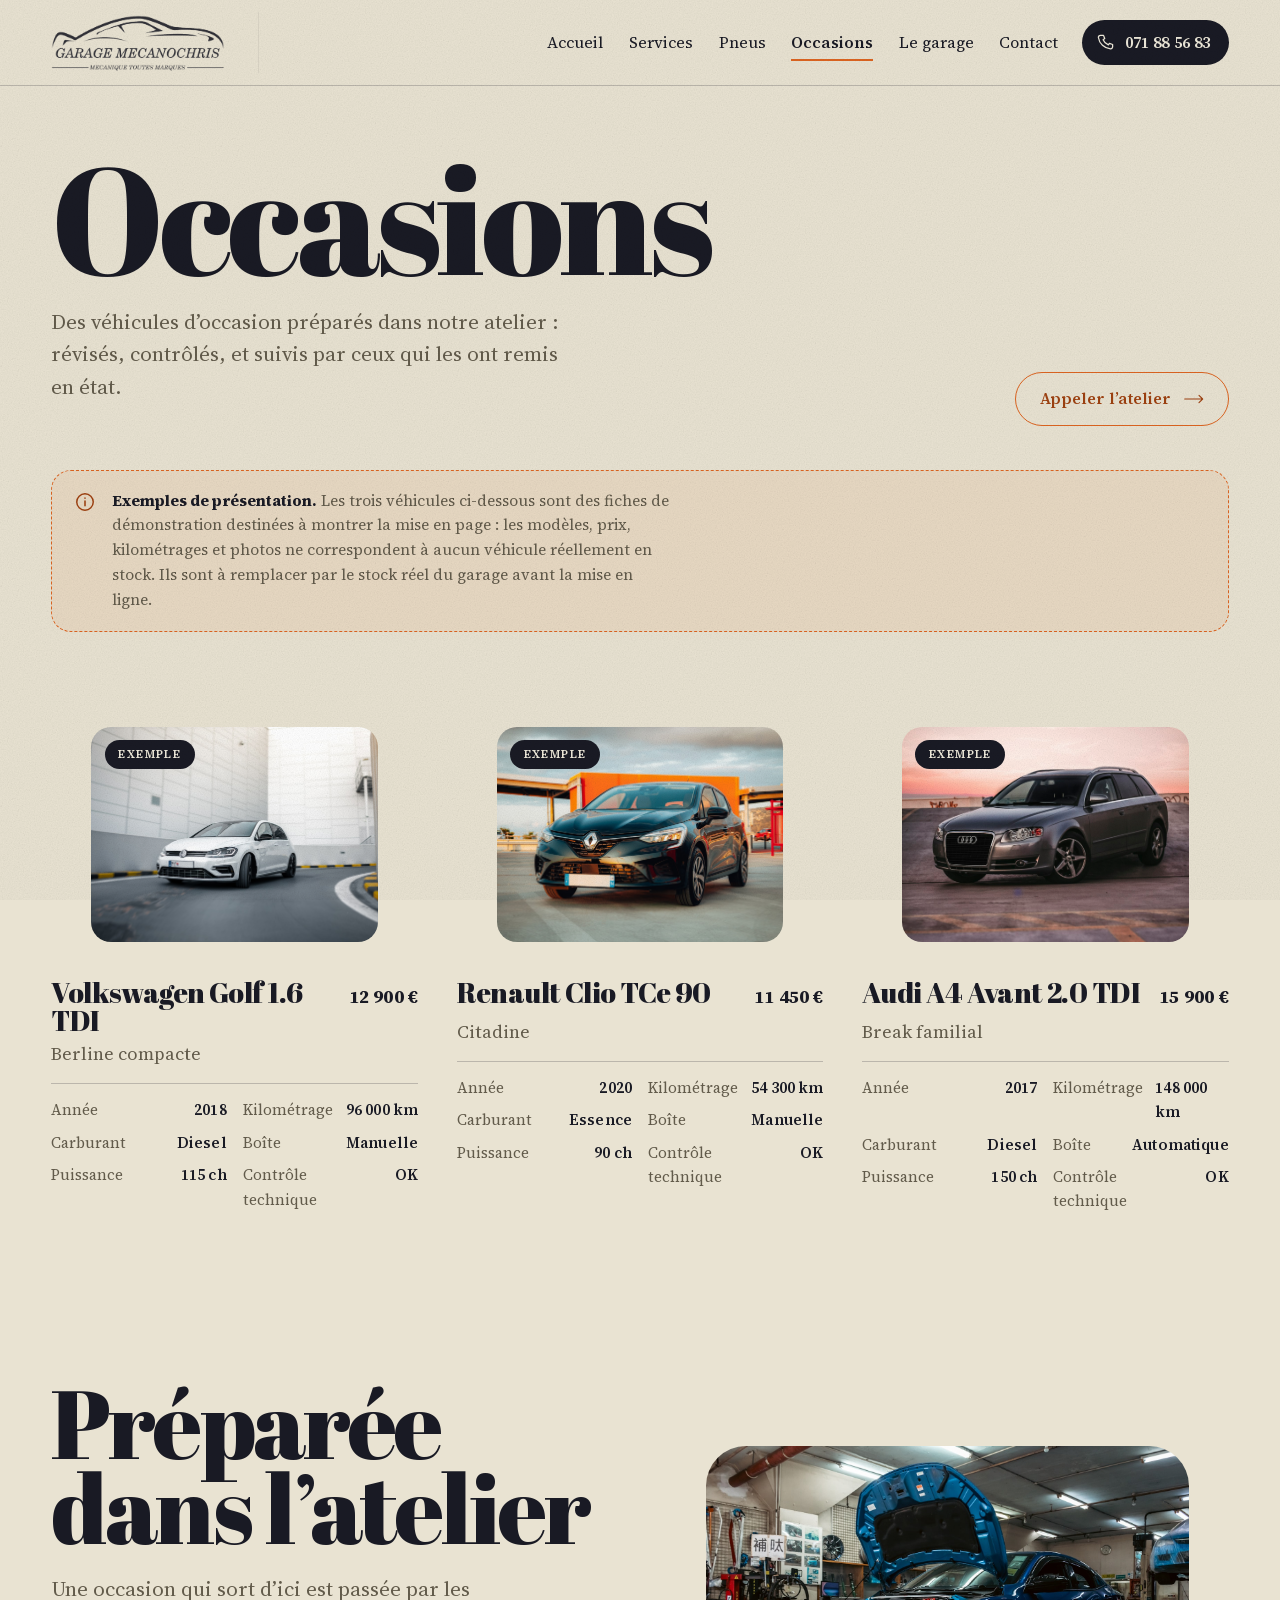
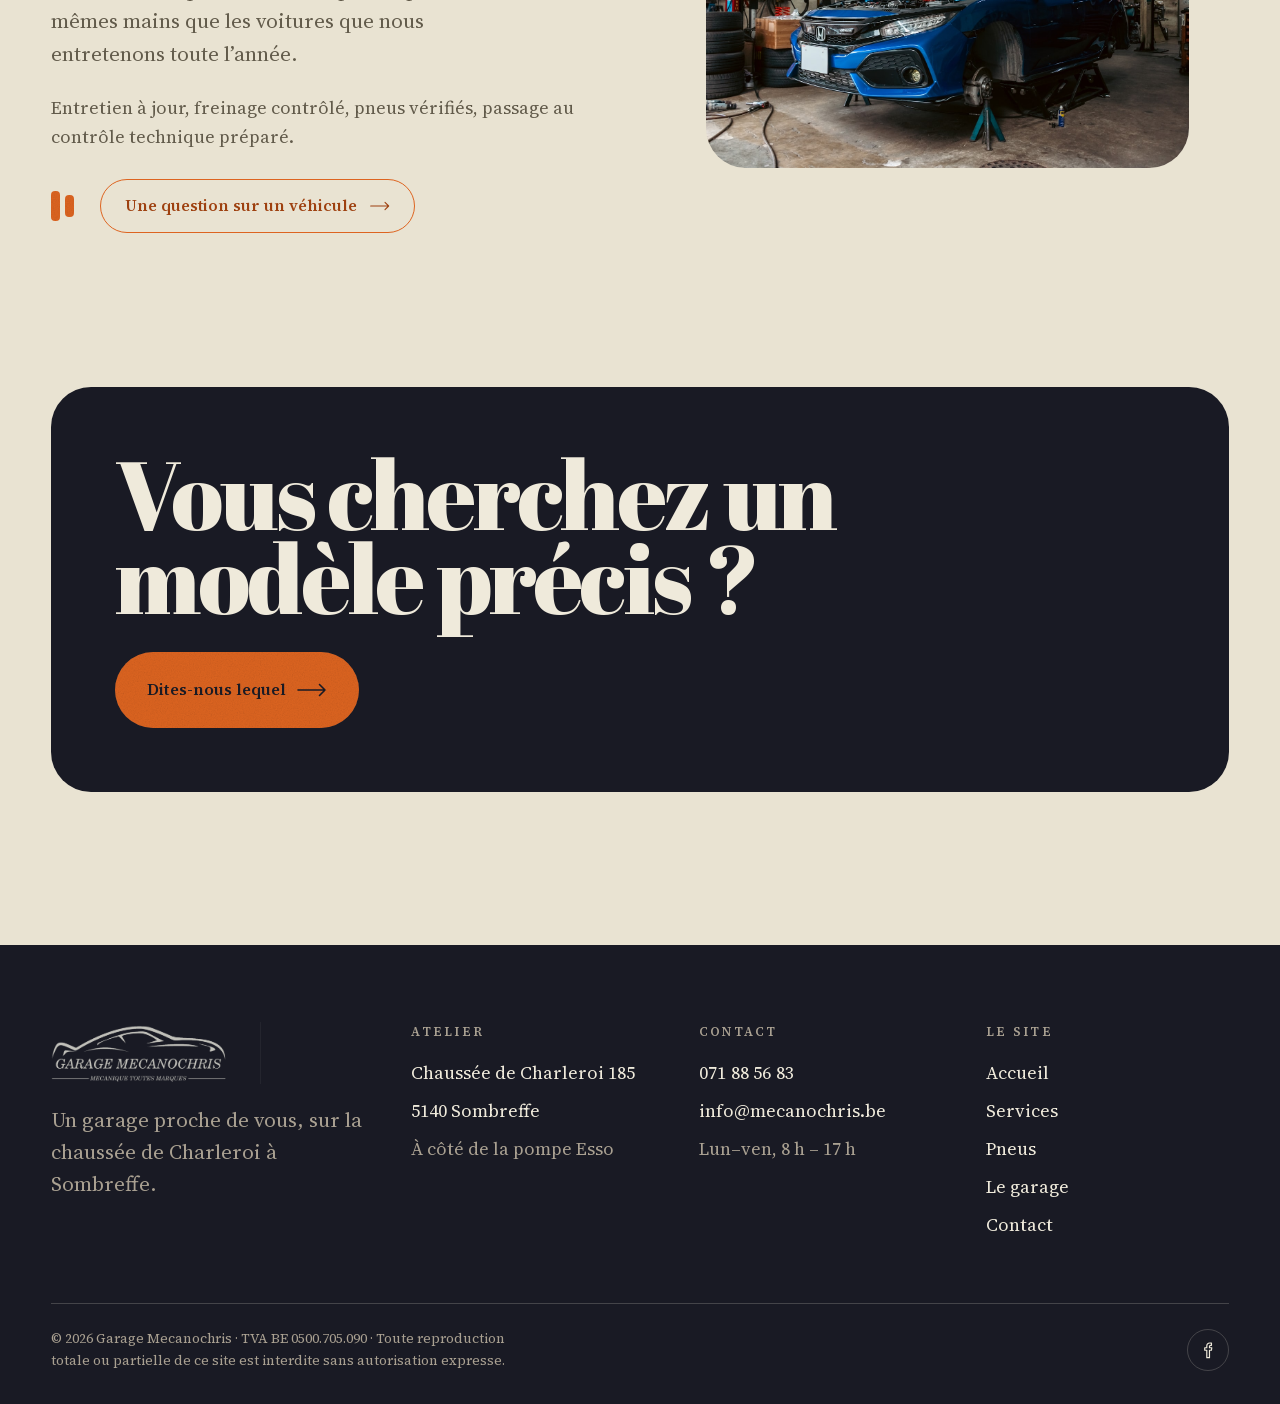
<file: occasions.html>
<!doctype html>
<html lang="fr">
<head>
  <meta charset="utf-8">
  <meta name="viewport" content="width=device-width, initial-scale=1">
  <title>Véhicules d’occasion, Garage Mecanochris, Sombreffe</title>
  <meta name="description" content="Véhicules d’occasion préparés dans notre atelier de Sombreffe : révisés, contrôlés et suivis par ceux qui les ont remis en état.">
  <link rel="canonical" href="https://mecanochris.be/occasions.html">
  <meta property="og:type" content="website">
  <meta property="og:locale" content="fr_BE">
  <meta property="og:site_name" content="Garage Mecanochris">
  <meta property="og:title" content="Véhicules d’occasion, Garage Mecanochris, Sombreffe">
  <meta property="og:description" content="Véhicules d’occasion préparés dans notre atelier de Sombreffe : révisés, contrôlés et suivis par ceux qui les ont remis en état.">
  <meta property="og:image" content="https://mecanochris.be/assets/img/atelier-large.jpg">
  <meta name="theme-color" content="#E9E3D2">
  <link rel="icon" href="assets/img/favicon.svg" type="image/svg+xml">
  <link rel="preload" href="assets/fonts/abril-fatface-latin.woff2" as="font" type="font/woff2" crossorigin>
  <link rel="preload" href="assets/fonts/source-serif-4-latin.woff2" as="font" type="font/woff2" crossorigin>
  <link rel="stylesheet" href="assets/css/style.css">


</head>
<body>
  <a class="skip" href="#contenu">Aller au contenu</a>

  <!-- ===== En-tête (identique sur les six pages) ===== -->
  <header class="site-head">
    <div class="wrap head-in">
      <a class="brand" href="index.html" aria-label="Garage Mecanochris, retour à l’accueil">
        <img src="assets/img/logo.png" width="1096" height="321" alt="Garage Mecanochris : mécanique toutes marques">
      </a>

      <nav class="nav" id="nav-principal" data-open="false" aria-label="Navigation principale">
        <a href="index.html">Accueil</a>
        <a href="services.html">Services</a>
        <a href="pneus.html">Pneus</a>
        <a href="occasions.html" aria-current="page">Occasions</a>
        <a href="nous.html">Le garage</a>
        <a href="contact.html">Contact</a>
      </nav>

      <a class="tel-pill" href="tel:+3271885683">
        <svg viewBox="0 0 24 24" fill="none" aria-hidden="true"><path d="M6.5 3h3l1.5 4-2 1.4a12 12 0 0 0 6.6 6.6L17 13l4 1.5v3a2.5 2.5 0 0 1-2.7 2.5A16.8 16.8 0 0 1 3 5.7 2.5 2.5 0 0 1 5.5 3Z" stroke="currentColor" stroke-width="1.6" stroke-linecap="round" stroke-linejoin="round"/></svg>
        <span class="tel-text num">071 88 56 83</span>
        <span class="sr-only">Appeler le garage</span>
      </a>

      <button class="burger" type="button" aria-expanded="false" aria-controls="nav-principal">
        <span></span>
        <span class="sr-only">Ouvrir le menu</span>
      </button>
    </div>
  </header>

  <main id="contenu">
    <section class="wrap hero">
      <div class="hero-title">
        <h1 class="display d-hero">
          <span class="rise"><span style="--i:0">Occasions</span></span>
        </h1>
        <div class="hero-sub">
          <p class="lede">Des véhicules d’occasion préparés dans notre atelier : révisés, contrôlés, et suivis par ceux qui les ont remis en état.</p>
          <a class="btn-line" href="tel:+3271885683">Appeler l’atelier <svg viewBox="0 0 30 14" fill="none" aria-hidden="true"><path d="M1 7h27M22.5 1.5 28 7l-5.5 5.5" stroke="currentColor" stroke-width="1.6" stroke-linecap="round" stroke-linejoin="round"/></svg></a>
        </div>
      </div>

      <div class="demo-note settle" role="note">
        <svg viewBox="0 0 24 24" fill="none" aria-hidden="true"><circle cx="12" cy="12" r="9" stroke="currentColor" stroke-width="1.6"/><path d="M12 11v5M12 7.8h.01" stroke="currentColor" stroke-width="1.7" stroke-linecap="round"/></svg>
        <p><strong>Exemples de présentation.</strong> Les trois véhicules ci-dessous sont des fiches de démonstration destinées à montrer la mise en page : les modèles, prix, kilométrages et photos ne correspondent à aucun véhicule réellement en stock. Ils sont à remplacer par le stock réel du garage avant la mise en ligne.</p>
      </div>
    </section>

    <section class="wrap" style="padding-bottom:clamp(3rem,7vw,6rem)">
      <div class="car-grid">
        <article class="car reveal">
          <figure class="car-fig">
            <img src="assets/img/occasion-1.jpg" width="1300" height="867" alt="Volkswagen Golf blanche photographiée de trois quarts avant" loading="lazy" decoding="async">
            <span class="car-tag">Exemple</span>
          </figure>
          <div class="car-head">
            <h2>Volkswagen Golf 1.6 TDI</h2>
            <span class="car-price num">12 900 €</span>
          </div>
          <p style="color:var(--muted);margin:.35rem 0 0">Berline compacte</p>
          <ul class="specs">
            <li><span>Année</span><span class="num">2018</span></li>
            <li><span>Kilométrage</span><span class="num">96 000 km</span></li>
            <li><span>Carburant</span><span class="num">Diesel</span></li>
            <li><span>Boîte</span><span class="num">Manuelle</span></li>
            <li><span>Puissance</span><span class="num">115 ch</span></li>
            <li><span>Contrôle technique</span><span class="num">OK</span></li>
          </ul>
        </article>
        <article class="car reveal">
          <figure class="car-fig">
            <img src="assets/img/occasion-2.jpg" width="1300" height="867" alt="Renault Clio bleu foncé devant un mur orange" loading="lazy" decoding="async">
            <span class="car-tag">Exemple</span>
          </figure>
          <div class="car-head">
            <h2>Renault Clio TCe 90</h2>
            <span class="car-price num">11 450 €</span>
          </div>
          <p style="color:var(--muted);margin:.35rem 0 0">Citadine</p>
          <ul class="specs">
            <li><span>Année</span><span class="num">2020</span></li>
            <li><span>Kilométrage</span><span class="num">54 300 km</span></li>
            <li><span>Carburant</span><span class="num">Essence</span></li>
            <li><span>Boîte</span><span class="num">Manuelle</span></li>
            <li><span>Puissance</span><span class="num">90 ch</span></li>
            <li><span>Contrôle technique</span><span class="num">OK</span></li>
          </ul>
        </article>
        <article class="car reveal">
          <figure class="car-fig">
            <img src="assets/img/occasion-3.jpg" width="1300" height="867" alt="Break Audi gris photographié de trois quarts avant" loading="lazy" decoding="async">
            <span class="car-tag">Exemple</span>
          </figure>
          <div class="car-head">
            <h2>Audi A4 Avant 2.0 TDI</h2>
            <span class="car-price num">15 900 €</span>
          </div>
          <p style="color:var(--muted);margin:.35rem 0 0">Break familial</p>
          <ul class="specs">
            <li><span>Année</span><span class="num">2017</span></li>
            <li><span>Kilométrage</span><span class="num">148 000 km</span></li>
            <li><span>Carburant</span><span class="num">Diesel</span></li>
            <li><span>Boîte</span><span class="num">Automatique</span></li>
            <li><span>Puissance</span><span class="num">150 ch</span></li>
            <li><span>Contrôle technique</span><span class="num">OK</span></li>
          </ul>
        </article>
      </div>
    </section>

    <section class="band-tight">
      <div class="wrap split" style="align-items:center">
        <div class="reveal">
          <h2 class="display d-xl">Préparée<br>dans l’atelier</h2>
          <p class="lede" style="margin-top:1.5rem;max-width:48ch">Une occasion qui sort d’ici est passée par les mêmes mains que les voitures que nous entretenons toute l’année.</p>
          <p class="prose" style="margin-top:1.1rem;color:var(--muted)">Entretien à jour, freinage contrôlé, pneus vérifiés, passage au contrôle technique préparé.</p>
          <div class="hero-cta-row" style="margin-top:1.75rem;justify-content:flex-start;padding:0">
            <span class="bars" aria-hidden="true"><i></i><i></i></span>
            <a class="btn-line" href="contact.html">Une question sur un véhicule <svg viewBox="0 0 30 14" fill="none" aria-hidden="true"><path d="M1 7h27M22.5 1.5 28 7l-5.5 5.5" stroke="currentColor" stroke-width="1.6" stroke-linecap="round" stroke-linejoin="round"/></svg></a>
          </div>
        </div>
        <figure class="figure-round ratio-3-2 reveal">
          <img src="assets/img/lift-blue.jpg" width="1400" height="933" alt="Véhicule ouvert en préparation dans l’atelier" loading="lazy" decoding="async">
        </figure>
      </div>
    </section>

    <section class="wrap band-tight">
      <div class="callout on-ink reveal">
        <div class="callout-in">
          <h2 class="display d-xl">Vous cherchez un modèle précis&nbsp;?</h2>
          <a class="btn-blob" href="contact.html">Dites-nous lequel <svg viewBox="0 0 30 14" fill="none" aria-hidden="true"><path d="M1 7h27M22.5 1.5 28 7l-5.5 5.5" stroke="currentColor" stroke-width="1.6" stroke-linecap="round" stroke-linejoin="round"/></svg></a>
        </div>
      </div>
    </section>

  </main>

  <!-- ===== Pied de page (identique sur les six pages) ===== -->
  <footer class="site-foot on-ink">
    <div class="wrap">
      <div class="foot-grid">
        <div>
          <img class="foot-logo" src="assets/img/logo.png" width="1096" height="321" alt="Garage Mecanochris">
          <p class="lede" style="margin-top:1.25rem;max-width:32ch">Un garage proche de vous, sur la chaussée de Charleroi à Sombreffe.</p>
        </div>

        <div class="foot-col">
          <h3>Atelier</h3>
          <ul>
            <li>Chaussée de Charleroi 185</li>
            <li>5140 Sombreffe</li>
            <li style="color:var(--cream-dim)">À côté de la pompe Esso</li>
          </ul>
        </div>

        <div class="foot-col">
          <h3>Contact</h3>
          <ul>
            <li><a class="num" href="tel:+3271885683">071 88 56 83</a></li>
            <li><a href="mailto:info@mecanochris.be">info@mecanochris.be</a></li>
            <li style="color:var(--cream-dim)">Lun–ven, 8 h – 17 h</li>
          </ul>
        </div>

        <div class="foot-col">
          <h3>Le site</h3>
          <ul>
            <li><a href="index.html">Accueil</a></li>
            <li><a href="services.html">Services</a></li>
            <li><a href="pneus.html">Pneus</a></li>
            <li><a href="nous.html">Le garage</a></li>
            <li><a href="contact.html">Contact</a></li>
          </ul>
        </div>
      </div>

      <div class="foot-bottom">
        <p>&copy; <span data-year>2026</span> Garage Mecanochris · TVA BE 0500.705.090 · Toute reproduction totale ou partielle de ce site est interdite sans autorisation expresse.</p>
        <div class="social">
          <a href="https://www.facebook.com/garagemecanochris" target="_blank" rel="noopener noreferrer" aria-label="Garage Mecanochris sur Facebook"><svg viewBox="0 0 24 24" fill="none" aria-hidden="true"><path d="M14.5 8.5V6.8c0-.8.3-1.3 1.4-1.3H17V2.6A18 18 0 0 0 14.9 2.5c-2.3 0-3.8 1.4-3.8 4v2h-2.6v3.2h2.6V21h3.4v-9.3h2.5l.4-3.2Z" stroke="currentColor" stroke-width="1.5" stroke-linecap="round" stroke-linejoin="round"/></svg></a>
        </div>
      </div>
    </div>
  </footer>

  <script src="assets/js/main.js" defer></script>
</body>
</html>
</file>
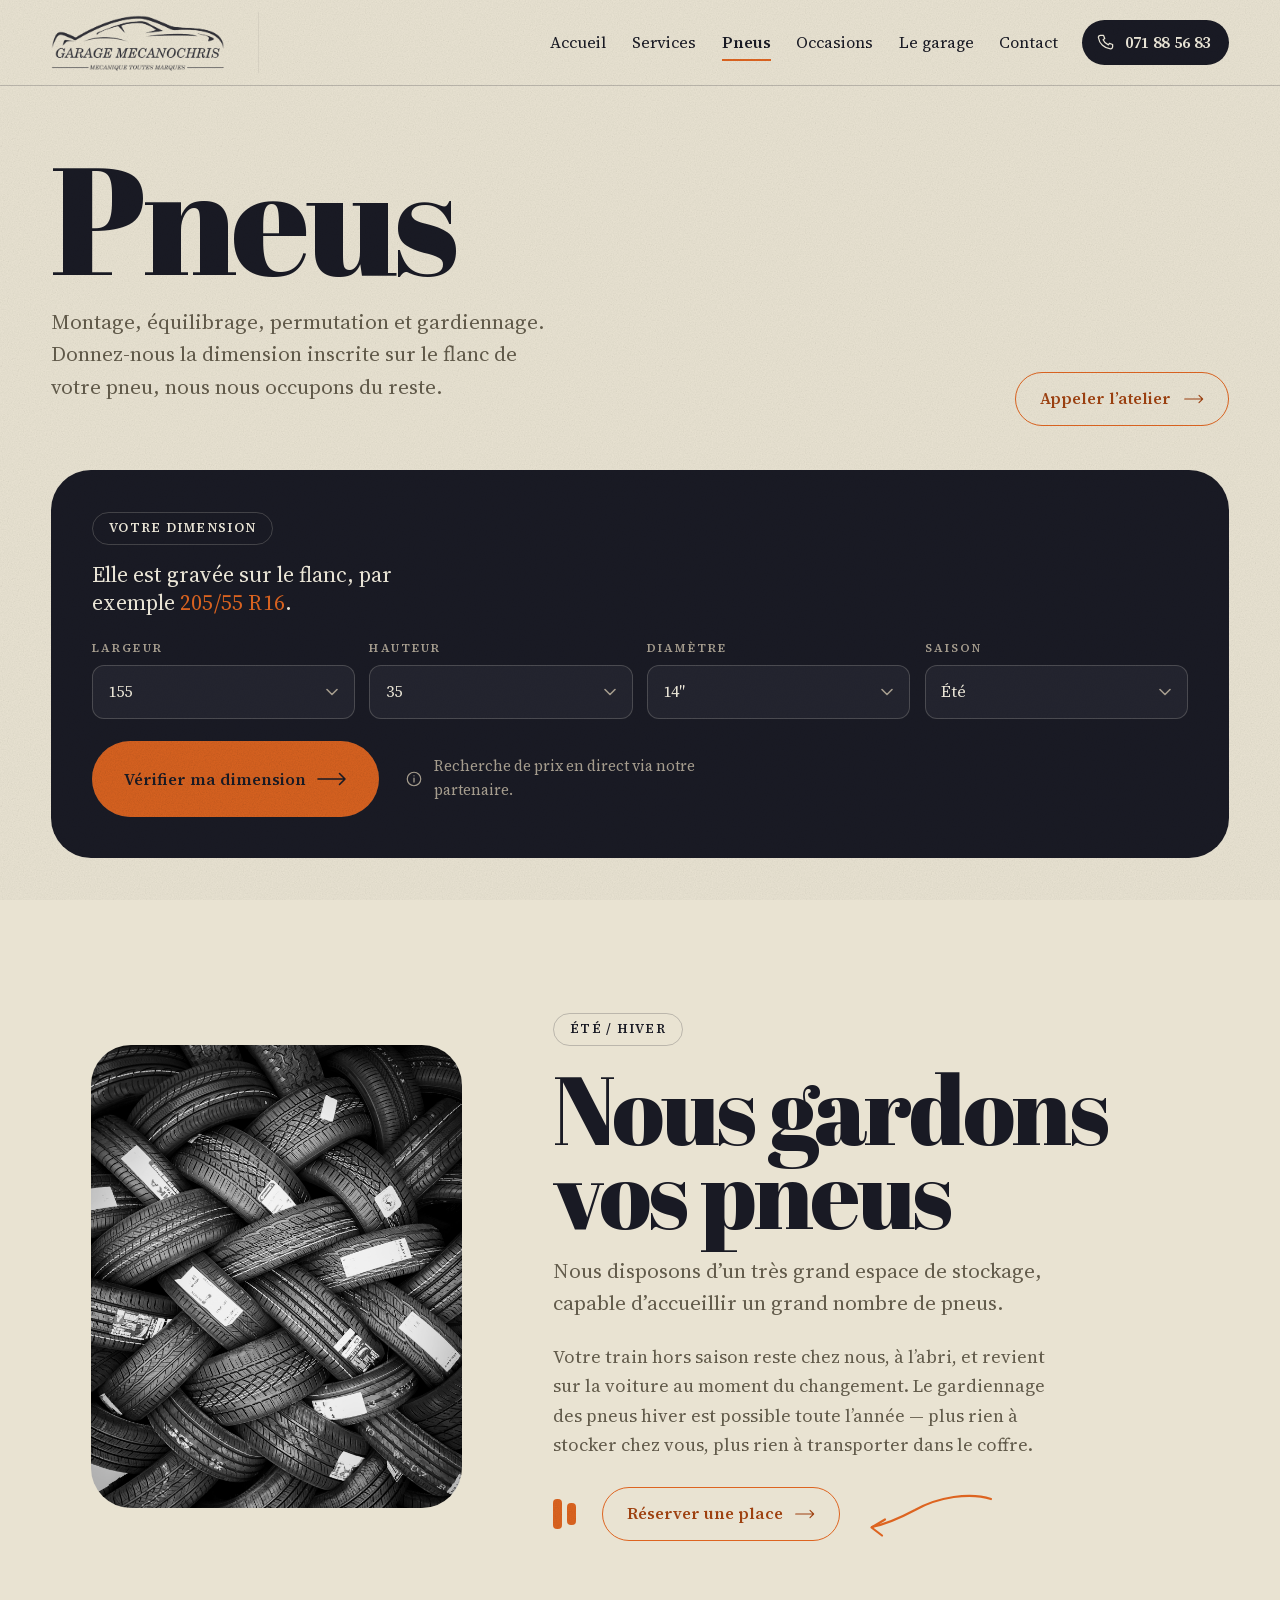
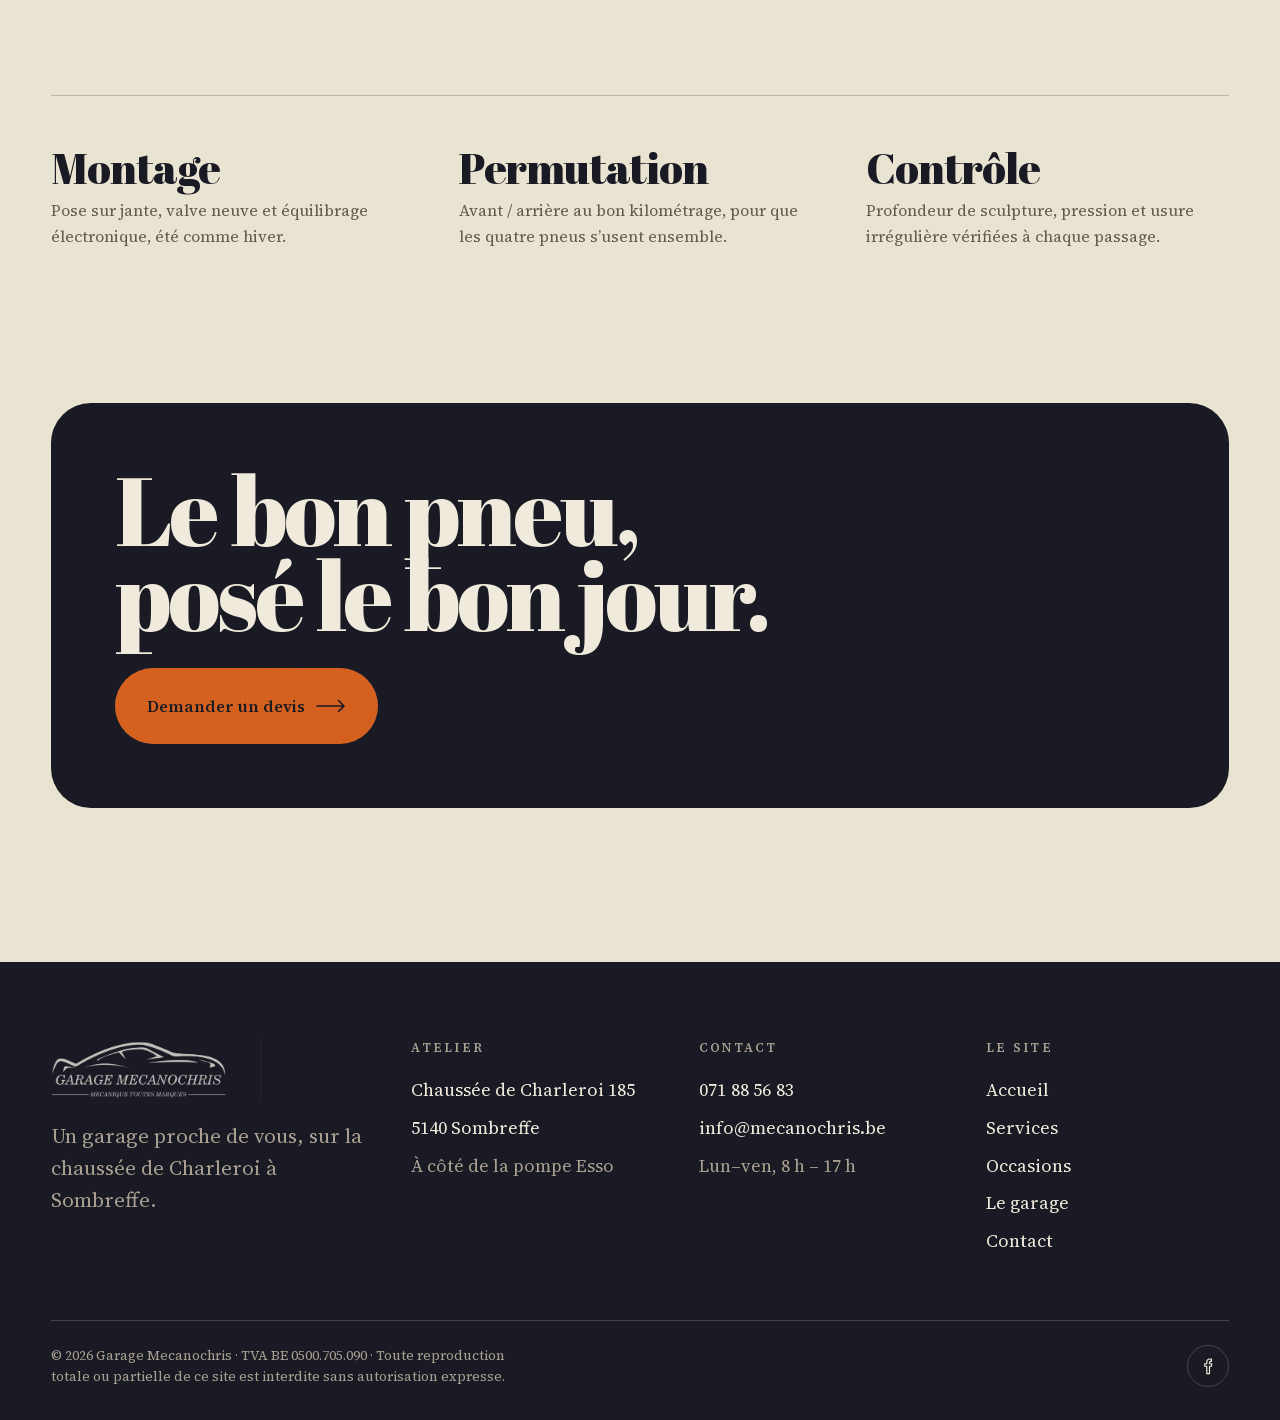
<file: pneus.html>
<!doctype html>
<html lang="fr">
<head>
  <meta charset="utf-8">
  <meta name="viewport" content="width=device-width, initial-scale=1">
  <title>Pneus été et hiver, montage et gardiennage — Garage Mecanochris</title>
  <meta name="description" content="Montage, équilibrage, permutation et gardiennage de vos pneus été et hiver à Sombreffe. Un très grand espace de stockage à votre disposition.">
  <link rel="canonical" href="https://mecanochris.be/pneus.html">
  <meta property="og:type" content="website">
  <meta property="og:locale" content="fr_BE">
  <meta property="og:site_name" content="Garage Mecanochris">
  <meta property="og:title" content="Pneus été et hiver, montage et gardiennage — Garage Mecanochris">
  <meta property="og:description" content="Montage, équilibrage, permutation et gardiennage de vos pneus été et hiver à Sombreffe. Un très grand espace de stockage à votre disposition.">
  <meta property="og:image" content="https://mecanochris.be/assets/img/atelier-large.jpg">
  <meta name="theme-color" content="#E9E3D2">
  <link rel="icon" href="assets/img/favicon.svg" type="image/svg+xml">
  <link rel="preload" href="assets/fonts/abril-fatface-latin.woff2" as="font" type="font/woff2" crossorigin>
  <link rel="preload" href="assets/fonts/source-serif-4-latin.woff2" as="font" type="font/woff2" crossorigin>
  <link rel="stylesheet" href="assets/css/style.css">


</head>
<body>
  <a class="skip" href="#contenu">Aller au contenu</a>

  <!-- ===== En-tête (identique sur les six pages) ===== -->
  <header class="site-head">
    <div class="wrap head-in">
      <a class="brand" href="index.html" aria-label="Garage Mecanochris, retour à l’accueil">
        <img src="assets/img/logo.png" width="1096" height="321" alt="Garage Mecanochris — mécanique toutes marques">
      </a>

      <nav class="nav" id="nav-principal" data-open="false" aria-label="Navigation principale">
        <a href="index.html">Accueil</a>
        <a href="services.html">Services</a>
        <a href="pneus.html" aria-current="page">Pneus</a>
        <a href="occasions.html">Occasions</a>
        <a href="nous.html">Le garage</a>
        <a href="contact.html">Contact</a>
      </nav>

      <a class="tel-pill" href="tel:+3271885683">
        <svg viewBox="0 0 24 24" fill="none" aria-hidden="true"><path d="M6.5 3h3l1.5 4-2 1.4a12 12 0 0 0 6.6 6.6L17 13l4 1.5v3a2.5 2.5 0 0 1-2.7 2.5A16.8 16.8 0 0 1 3 5.7 2.5 2.5 0 0 1 5.5 3Z" stroke="currentColor" stroke-width="1.6" stroke-linecap="round" stroke-linejoin="round"/></svg>
        <span class="tel-text num">071 88 56 83</span>
        <span class="sr-only">Appeler le garage</span>
      </a>

      <button class="burger" type="button" aria-expanded="false" aria-controls="nav-principal">
        <span></span>
        <span class="sr-only">Ouvrir le menu</span>
      </button>
    </div>
  </header>

  <main id="contenu">
    <section class="wrap hero">
      <div class="hero-title">
        <h1 class="display d-hero">
          <span class="rise"><span style="--i:0">Pneus</span></span>
        </h1>
        <div class="hero-sub">
          <p class="lede">Montage, équilibrage, permutation et gardiennage. Donnez-nous la dimension inscrite sur le flanc de votre pneu, nous nous occupons du reste.</p>
          <a class="btn-line" href="tel:+3271885683">Appeler l’atelier <svg viewBox="0 0 30 14" fill="none" aria-hidden="true"><path d="M1 7h27M22.5 1.5 28 7l-5.5 5.5" stroke="currentColor" stroke-width="1.6" stroke-linecap="round" stroke-linejoin="round"/></svg></a>
        </div>
      </div>

      <div class="panel panel-pad on-ink settle">
        <form class="tyre-search" data-tyre-form novalidate>
          <div>
            <span class="pill">Votre dimension</span>
            <p class="hero-claim" style="margin-top:1rem;max-width:28ch">Elle est gravée sur le flanc, par exemple <span class="num txt-rust">205/55 R16</span>.</p>
          </div>

          <div class="tyre-fields">
            <p class="field">
              <label class="label" for="largeur">Largeur</label>
              <select id="largeur" name="largeur"><option value="155">155</option><option value="165">165</option><option value="175">175</option><option value="185">185</option><option value="195">195</option><option value="205">205</option><option value="215">215</option><option value="225">225</option><option value="235">235</option><option value="245">245</option><option value="255">255</option></select>
            </p>
            <p class="field">
              <label class="label" for="hauteur">Hauteur</label>
              <select id="hauteur" name="hauteur"><option value="35">35</option><option value="40">40</option><option value="45">45</option><option value="50">50</option><option value="55">55</option><option value="60">60</option><option value="65">65</option><option value="70">70</option><option value="75">75</option><option value="80">80</option></select>
            </p>
            <p class="field">
              <label class="label" for="diametre">Diamètre</label>
              <select id="diametre" name="diametre"><option value="14">14″</option><option value="15">15″</option><option value="16">16″</option><option value="17">17″</option><option value="18">18″</option><option value="19">19″</option><option value="20">20″</option><option value="21">21″</option></select>
            </p>
            <p class="field">
              <label class="label" for="saison">Saison</label>
              <select id="saison" name="saison">
                <option value="été">Été</option>
                <option value="hiver">Hiver</option>
                <option value="4 saisons">4 saisons</option>
              </select>
            </p>
          </div>

          <div class="hero-cta-row" style="margin:0;padding:0;justify-content:flex-start">
            <button class="btn-blob" type="submit">Vérifier ma dimension <svg viewBox="0 0 30 14" fill="none" aria-hidden="true"><path d="M1 7h27M22.5 1.5 28 7l-5.5 5.5" stroke="currentColor" stroke-width="1.6" stroke-linecap="round" stroke-linejoin="round"/></svg></button>
            <p class="tyre-note" style="margin:0"><svg viewBox="0 0 24 24" fill="none" aria-hidden="true"><circle cx="12" cy="12" r="9" stroke="currentColor" stroke-width="1.6"/><path d="M12 11v5M12 7.8h.01" stroke="currentColor" stroke-width="1.7" stroke-linecap="round"/></svg> Recherche de prix en direct via notre partenaire.</p>
          </div>

          <p class="form-status" role="status" aria-live="polite"></p>
        </form>
      </div>
    </section>

    <section class="band-tight">
      <div class="wrap split split-narrow" style="align-items:center">
        <figure class="figure-round ratio-4-5 reveal">
          <img src="assets/img/gardiennage.jpg" width="1400" height="1867" alt="Piles de pneus étiquetés, rangés dans l’espace de stockage" loading="lazy" decoding="async">
        </figure>
        <div class="reveal">
          <span class="pill pill-ink">Été / hiver</span>
          <h2 class="display d-xl" style="margin:1.25rem 0 1.25rem">Nous gardons vos pneus</h2>
          <p class="lede" style="max-width:50ch">Nous disposons d’un très grand espace de stockage, capable d’accueillir un grand nombre de pneus.</p>
          <p class="prose" style="margin-top:1.1rem;color:var(--muted);max-width:56ch">Votre train hors saison reste chez nous, à l’abri, et revient sur la voiture au moment du changement. Le gardiennage des pneus hiver est possible toute l’année — plus rien à stocker chez vous, plus rien à transporter dans le coffre.</p>
          <div class="hero-cta-row" style="margin-top:1.75rem;justify-content:flex-start;padding:0">
            <span class="bars" aria-hidden="true"><i></i><i></i></span>
            <a class="btn-line" href="contact.html">Réserver une place <svg viewBox="0 0 30 14" fill="none" aria-hidden="true"><path d="M1 7h27M22.5 1.5 28 7l-5.5 5.5" stroke="currentColor" stroke-width="1.6" stroke-linecap="round" stroke-linejoin="round"/></svg></a>
            <svg class="scribble" width="128" height="48" viewBox="0 0 128 48" fill="none" aria-hidden="true"><path d="M125 9C104 2 72 7 49 20 34 28 20 34 6 37"/><path d="M19 29.5 5.5 37.5 16 45.5"/></svg>
          </div>
        </div>
      </div>
    </section>

    <section class="band-tight">
      <div class="wrap">
        <hr class="rule">
        <div class="cols-3" style="margin-top:clamp(2rem,4vw,3.25rem)">
          <div class="strength reveal">
            <h3>Montage</h3>
            <p>Pose sur jante, valve neuve et équilibrage électronique, été comme hiver.</p>
          </div>
          <div class="strength reveal">
            <h3>Permutation</h3>
            <p>Avant / arrière au bon kilométrage, pour que les quatre pneus s’usent ensemble.</p>
          </div>
          <div class="strength reveal">
            <h3>Contrôle</h3>
            <p>Profondeur de sculpture, pression et usure irrégulière vérifiées à chaque passage.</p>
          </div>
        </div>
      </div>
    </section>

    <section class="wrap band-tight">
      <div class="callout on-ink reveal">
        <div class="callout-in">
          <h2 class="display d-xl">Le bon pneu, posé le bon jour.</h2>
          <a class="btn-blob" href="contact.html">Demander un devis <svg viewBox="0 0 30 14" fill="none" aria-hidden="true"><path d="M1 7h27M22.5 1.5 28 7l-5.5 5.5" stroke="currentColor" stroke-width="1.6" stroke-linecap="round" stroke-linejoin="round"/></svg></a>
        </div>
      </div>
    </section>

  </main>

  <!-- ===== Pied de page (identique sur les six pages) ===== -->
  <footer class="site-foot on-ink">
    <div class="wrap">
      <div class="foot-grid">
        <div>
          <img class="foot-logo" src="assets/img/logo.png" width="1096" height="321" alt="Garage Mecanochris">
          <p class="lede" style="margin-top:1.25rem;max-width:32ch">Un garage proche de vous, sur la chaussée de Charleroi à Sombreffe.</p>
        </div>

        <div class="foot-col">
          <h3>Atelier</h3>
          <ul>
            <li>Chaussée de Charleroi 185</li>
            <li>5140 Sombreffe</li>
            <li style="color:var(--cream-dim)">À côté de la pompe Esso</li>
          </ul>
        </div>

        <div class="foot-col">
          <h3>Contact</h3>
          <ul>
            <li><a class="num" href="tel:+3271885683">071 88 56 83</a></li>
            <li><a href="mailto:info@mecanochris.be">info@mecanochris.be</a></li>
            <li style="color:var(--cream-dim)">Lun–ven, 8 h – 17 h</li>
          </ul>
        </div>

        <div class="foot-col">
          <h3>Le site</h3>
          <ul>
            <li><a href="index.html">Accueil</a></li>
            <li><a href="services.html">Services</a></li>
            <li><a href="occasions.html">Occasions</a></li>
            <li><a href="nous.html">Le garage</a></li>
            <li><a href="contact.html">Contact</a></li>
          </ul>
        </div>
      </div>

      <div class="foot-bottom">
        <p>&copy; <span data-year>2026</span> Garage Mecanochris · TVA BE 0500.705.090 · Toute reproduction totale ou partielle de ce site est interdite sans autorisation expresse.</p>
        <div class="social">
          <a href="https://www.facebook.com/garagemecanochris" target="_blank" rel="noopener noreferrer" aria-label="Garage Mecanochris sur Facebook"><svg viewBox="0 0 24 24" fill="none" aria-hidden="true"><path d="M14.5 8.5V6.8c0-.8.3-1.3 1.4-1.3H17V2.6A18 18 0 0 0 14.9 2.5c-2.3 0-3.8 1.4-3.8 4v2h-2.6v3.2h2.6V21h3.4v-9.3h2.5l.4-3.2Z" stroke="currentColor" stroke-width="1.5" stroke-linecap="round" stroke-linejoin="round"/></svg></a>
        </div>
      </div>
    </div>
  </footer>

  <script src="assets/js/main.js" defer></script>
</body>
</html>
</file>
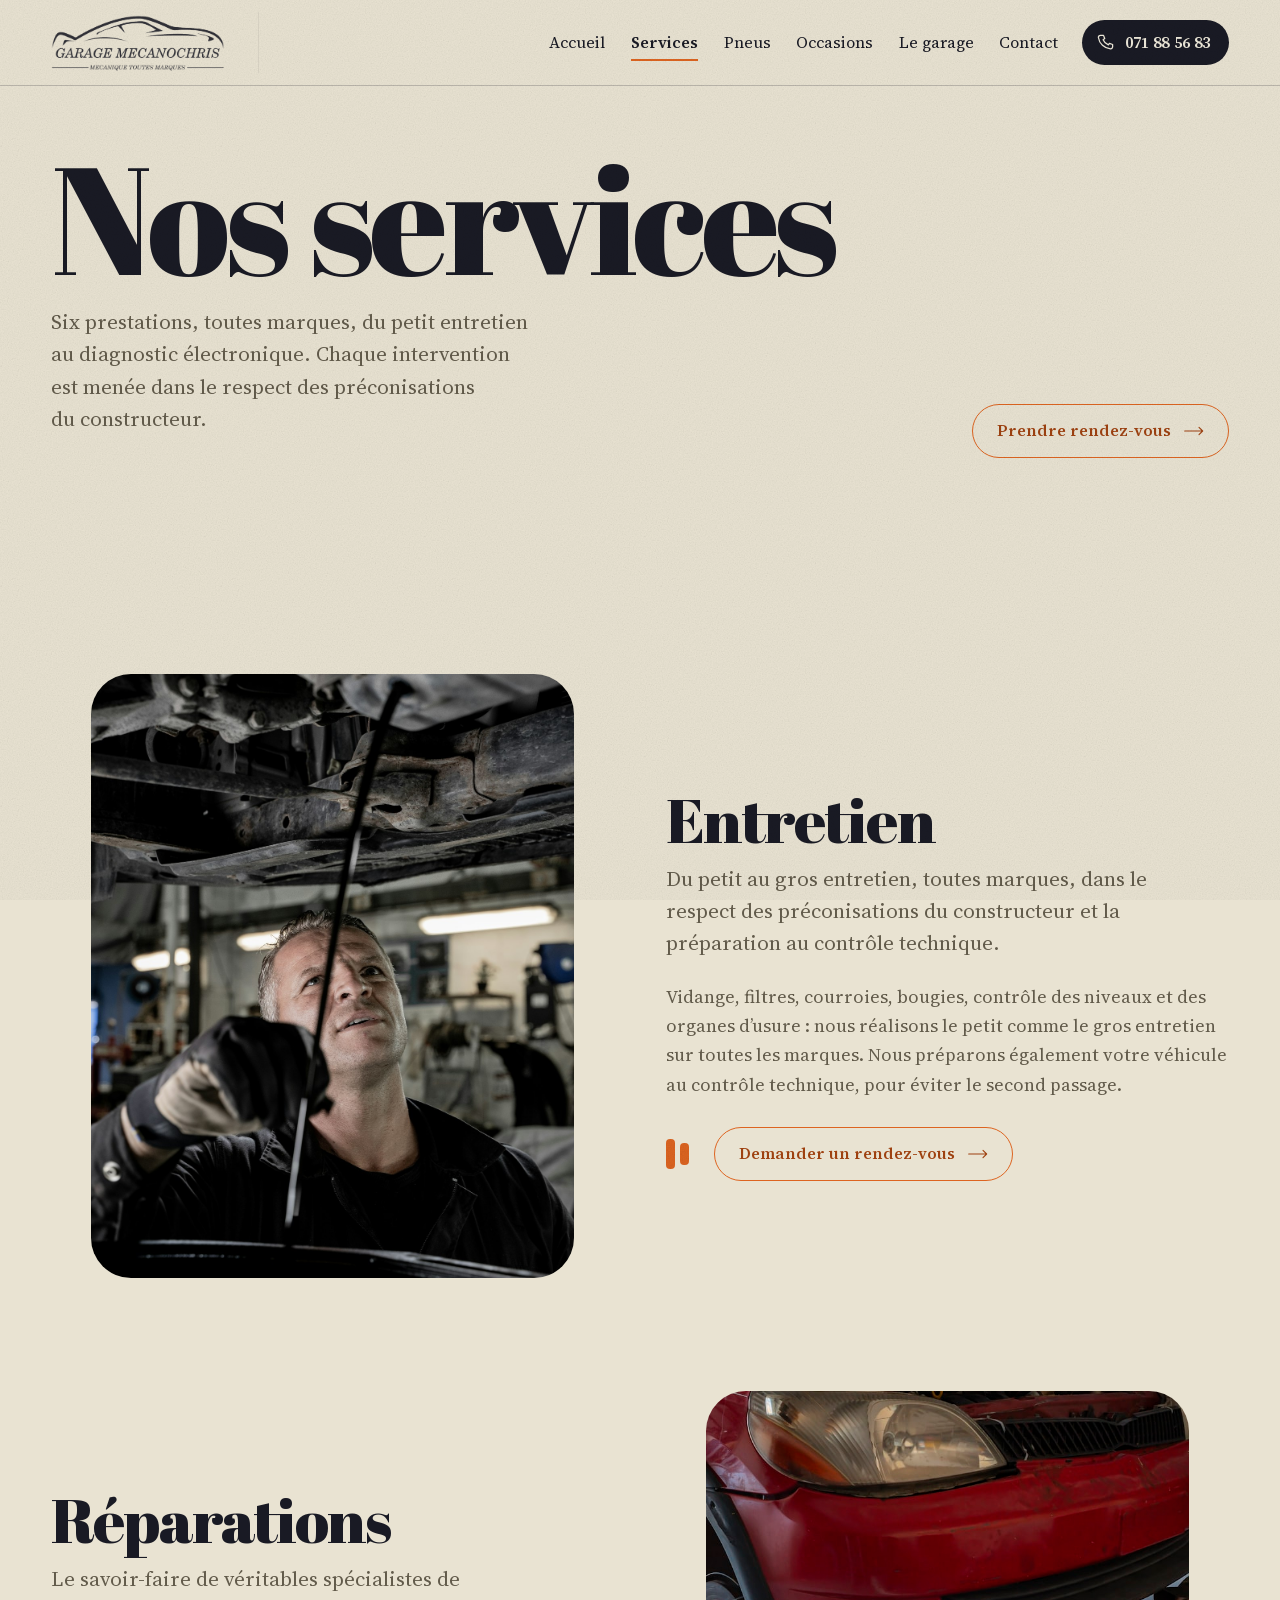
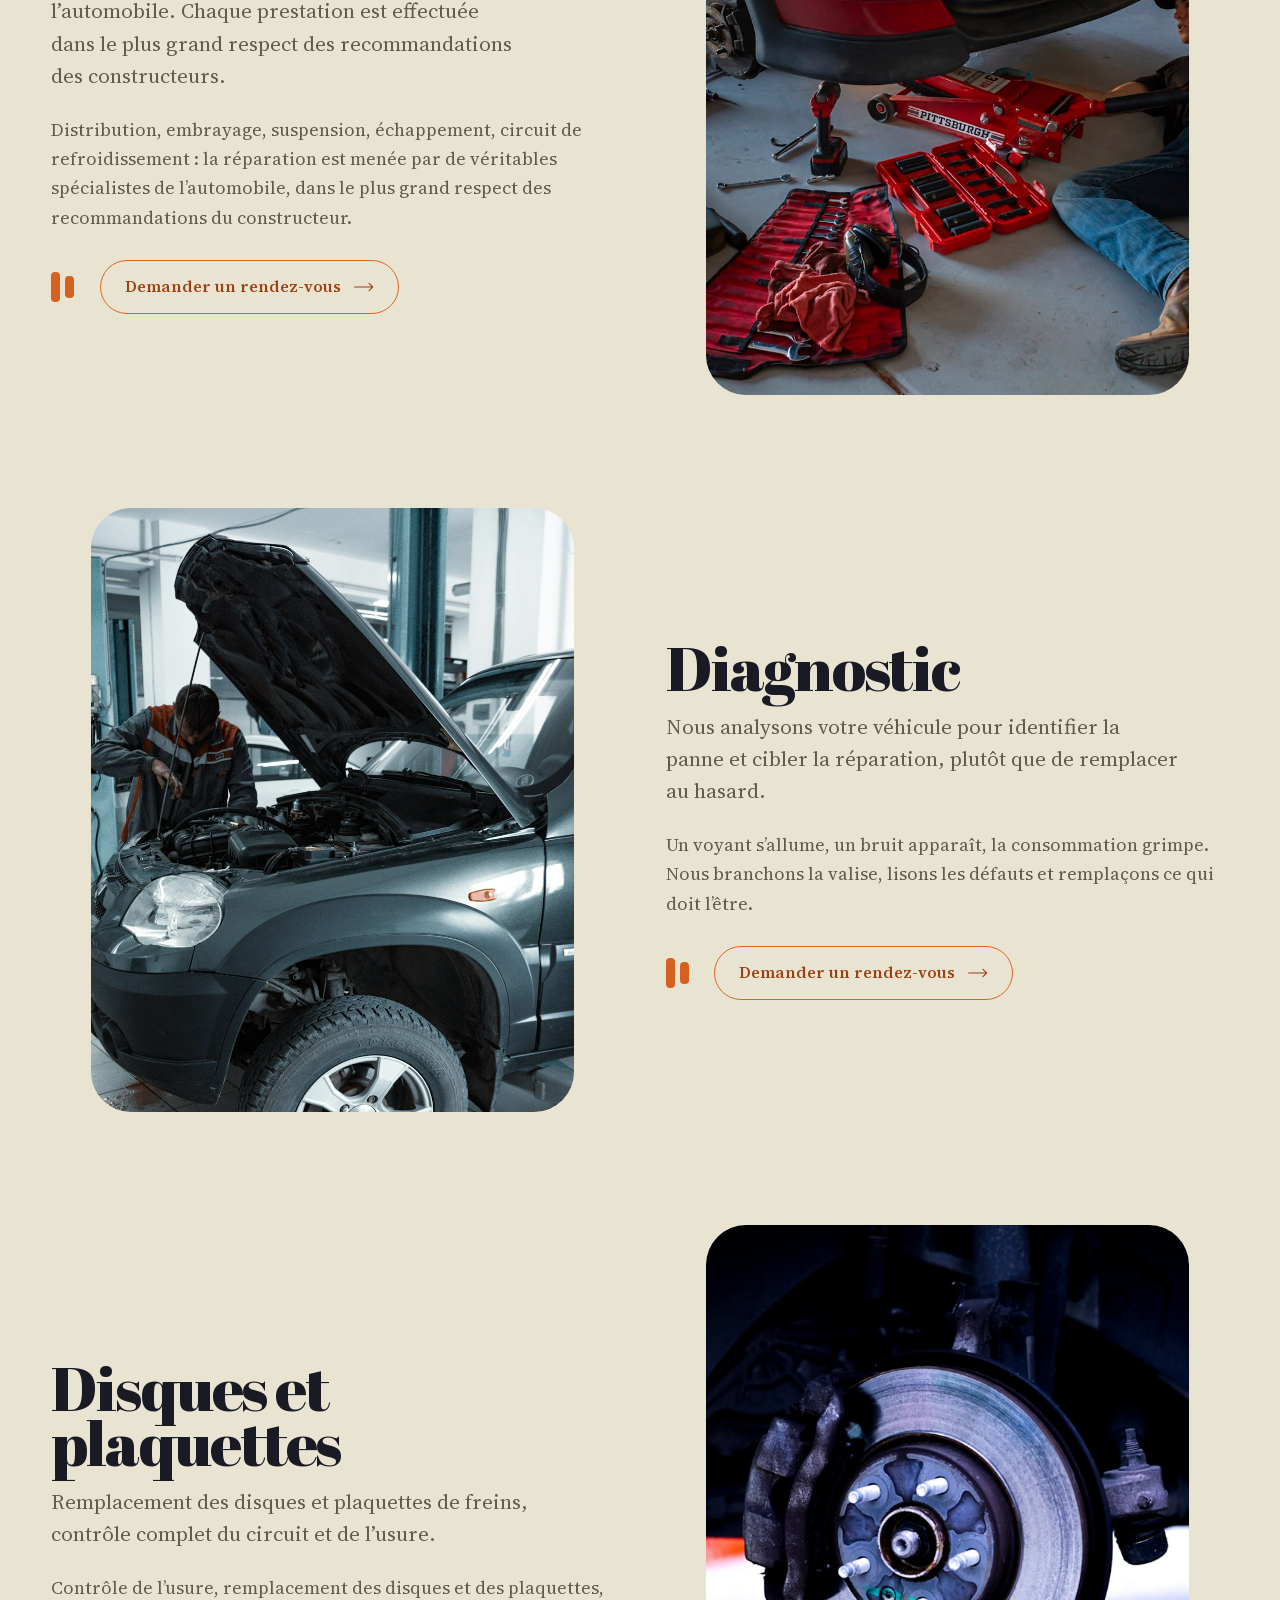
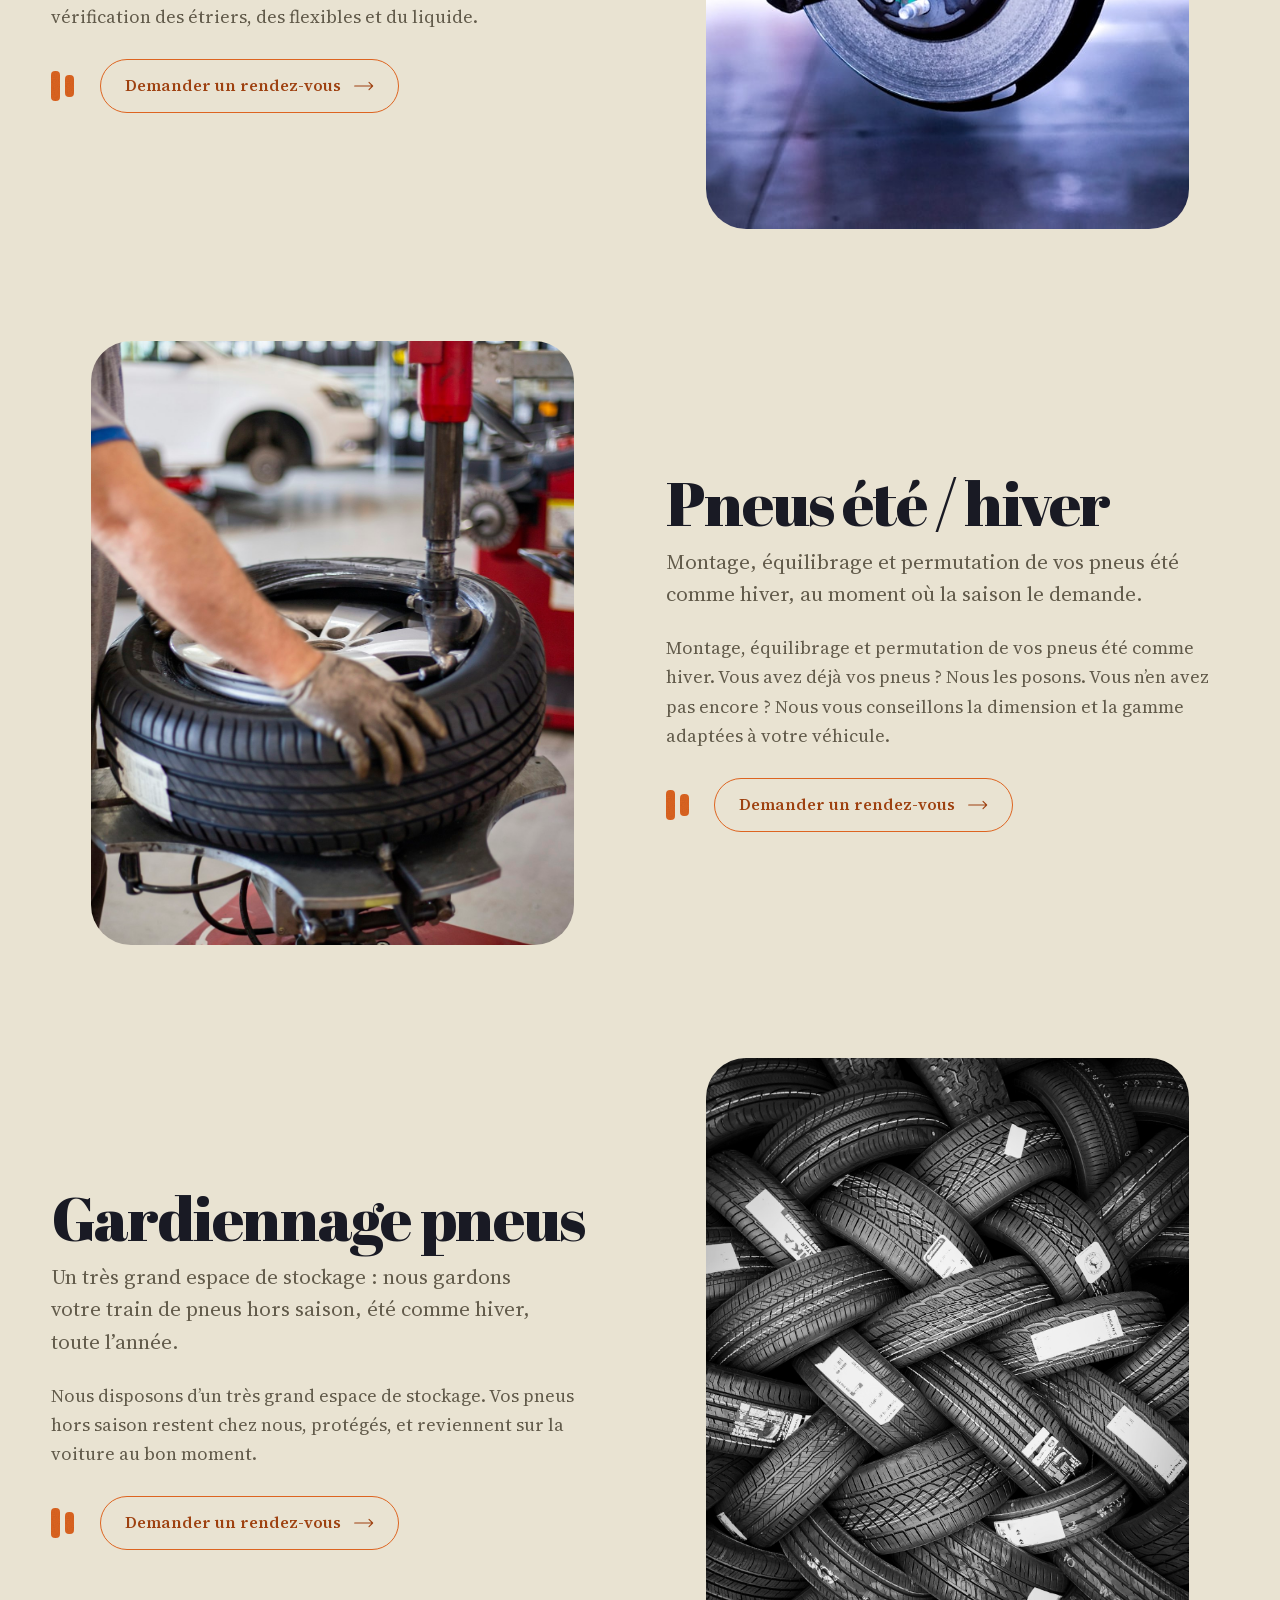
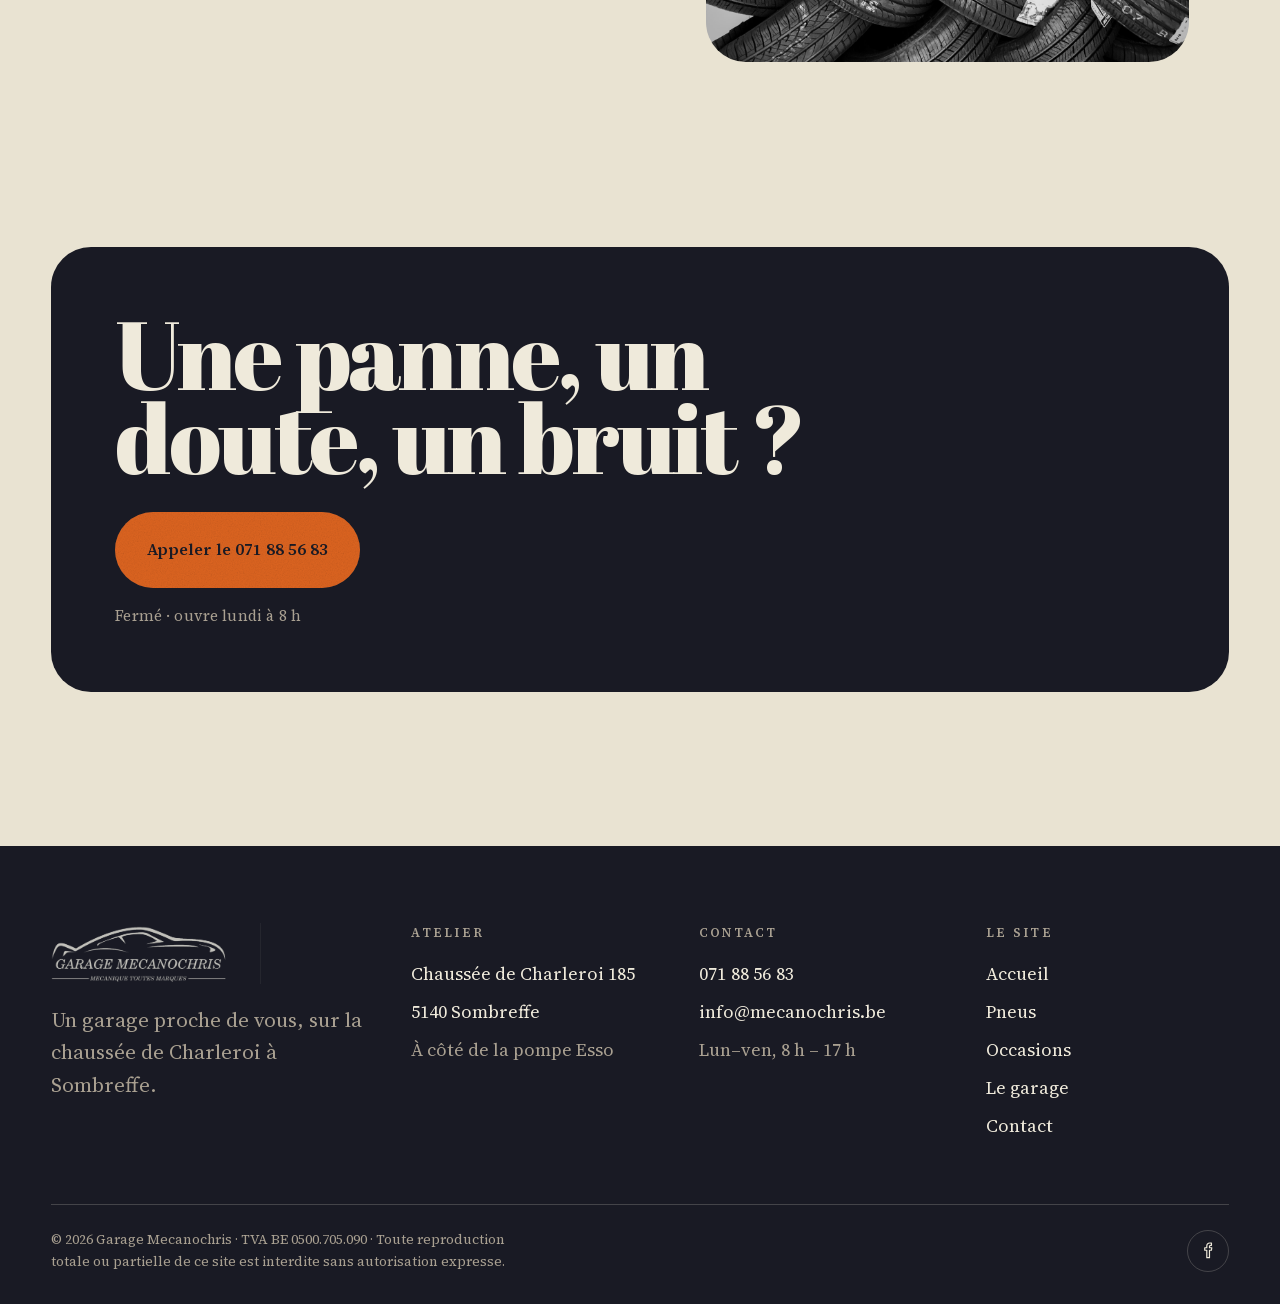
<file: services.html>
<!doctype html>
<html lang="fr">
<head>
  <meta charset="utf-8">
  <meta name="viewport" content="width=device-width, initial-scale=1">
  <title>Nos services — Garage Mecanochris, Sombreffe</title>
  <meta name="description" content="Entretien, réparations, diagnostic, disques et plaquettes, pneus été/hiver et gardiennage de pneus. Toutes marques, à Sombreffe.">
  <link rel="canonical" href="https://mecanochris.be/services.html">
  <meta property="og:type" content="website">
  <meta property="og:locale" content="fr_BE">
  <meta property="og:site_name" content="Garage Mecanochris">
  <meta property="og:title" content="Nos services — Garage Mecanochris, Sombreffe">
  <meta property="og:description" content="Entretien, réparations, diagnostic, disques et plaquettes, pneus été/hiver et gardiennage de pneus. Toutes marques, à Sombreffe.">
  <meta property="og:image" content="https://mecanochris.be/assets/img/atelier-large.jpg">
  <meta name="theme-color" content="#E9E3D2">
  <link rel="icon" href="assets/img/favicon.svg" type="image/svg+xml">
  <link rel="preload" href="assets/fonts/abril-fatface-latin.woff2" as="font" type="font/woff2" crossorigin>
  <link rel="preload" href="assets/fonts/source-serif-4-latin.woff2" as="font" type="font/woff2" crossorigin>
  <link rel="stylesheet" href="assets/css/style.css">


</head>
<body>
  <a class="skip" href="#contenu">Aller au contenu</a>

  <!-- ===== En-tête (identique sur les six pages) ===== -->
  <header class="site-head">
    <div class="wrap head-in">
      <a class="brand" href="index.html" aria-label="Garage Mecanochris, retour à l’accueil">
        <img src="assets/img/logo.png" width="1096" height="321" alt="Garage Mecanochris — mécanique toutes marques">
      </a>

      <nav class="nav" id="nav-principal" data-open="false" aria-label="Navigation principale">
        <a href="index.html">Accueil</a>
        <a href="services.html" aria-current="page">Services</a>
        <a href="pneus.html">Pneus</a>
        <a href="occasions.html">Occasions</a>
        <a href="nous.html">Le garage</a>
        <a href="contact.html">Contact</a>
      </nav>

      <a class="tel-pill" href="tel:+3271885683">
        <svg viewBox="0 0 24 24" fill="none" aria-hidden="true"><path d="M6.5 3h3l1.5 4-2 1.4a12 12 0 0 0 6.6 6.6L17 13l4 1.5v3a2.5 2.5 0 0 1-2.7 2.5A16.8 16.8 0 0 1 3 5.7 2.5 2.5 0 0 1 5.5 3Z" stroke="currentColor" stroke-width="1.6" stroke-linecap="round" stroke-linejoin="round"/></svg>
        <span class="tel-text num">071 88 56 83</span>
        <span class="sr-only">Appeler le garage</span>
      </a>

      <button class="burger" type="button" aria-expanded="false" aria-controls="nav-principal">
        <span></span>
        <span class="sr-only">Ouvrir le menu</span>
      </button>
    </div>
  </header>

  <main id="contenu">
    <section class="wrap hero">
      <div class="hero-title">
        <h1 class="display d-hero">
          <span class="rise"><span style="--i:0">Nos services</span></span>
        </h1>
        <div class="hero-sub">
          <p class="lede">Six prestations, toutes marques, du petit entretien au diagnostic électronique. Chaque intervention est menée dans le respect des préconisations du constructeur.</p>
          <a class="btn-line" href="contact.html">Prendre rendez-vous <svg viewBox="0 0 30 14" fill="none" aria-hidden="true"><path d="M1 7h27M22.5 1.5 28 7l-5.5 5.5" stroke="currentColor" stroke-width="1.6" stroke-linecap="round" stroke-linejoin="round"/></svg></a>
        </div>
      </div>
    </section>

    <section class="wrap" style="padding-bottom:clamp(3rem,7vw,6rem)">
      <div class="split" id="entretien" style="align-items:center;margin-top:clamp(2.5rem,6vw,5.5rem)">
        <figure class="figure-round ratio-4-5 reveal">
          <img src="assets/img/entretien.jpg" width="1200" height="1500" alt="Un mécanicien au travail sur un moteur dans l’atelier" loading="lazy" decoding="async" sizes="(max-width: 900px) 92vw, 44vw">
        </figure>
        <div class="reveal" style="padding-block:clamp(0rem,2vw,2rem)">
         
          <h2 class="display d-lg" style="margin:1.25rem 0 1rem">Entretien</h2>
          <p class="lede" style="max-width:52ch">Du petit au gros entretien, toutes marques, dans le respect des préconisations du constructeur et la préparation au contrôle technique.</p>
          <p class="prose" style="margin-top:1.1rem;color:var(--muted)">Vidange, filtres, courroies, bougies, contrôle des niveaux et des organes d’usure : nous réalisons le petit comme le gros entretien sur toutes les marques. Nous préparons également votre véhicule au contrôle technique, pour éviter le second passage.</p>
          <div class="hero-cta-row" style="margin-top:1.75rem;justify-content:flex-start;padding:0">
            <span class="bars" aria-hidden="true"><i></i><i></i></span>
            <a class="btn-line" href="contact.html">Demander un rendez-vous <svg viewBox="0 0 30 14" fill="none" aria-hidden="true"><path d="M1 7h27M22.5 1.5 28 7l-5.5 5.5" stroke="currentColor" stroke-width="1.6" stroke-linecap="round" stroke-linejoin="round"/></svg></a>
          </div>
        </div>
      </div>
      <div class="split" id="reparations" style="align-items:center;margin-top:clamp(2.5rem,6vw,5.5rem)">
        <div class="reveal" style="padding-block:clamp(0rem,2vw,2rem)">
      
          <h2 class="display d-lg" style="margin:1.25rem 0 1rem">Réparations</h2>
          <p class="lede" style="max-width:52ch">Le savoir-faire de véritables spécialistes de l’automobile. Chaque prestation est effectuée dans le plus grand respect des recommandations des constructeurs.</p>
          <p class="prose" style="margin-top:1.1rem;color:var(--muted)">Distribution, embrayage, suspension, échappement, circuit de refroidissement : la réparation est menée par de véritables spécialistes de l’automobile, dans le plus grand respect des recommandations du constructeur.</p>
          <div class="hero-cta-row" style="margin-top:1.75rem;justify-content:flex-start;padding:0">
            <span class="bars" aria-hidden="true"><i></i><i></i></span>
            <a class="btn-line" href="contact.html">Demander un rendez-vous <svg viewBox="0 0 30 14" fill="none" aria-hidden="true"><path d="M1 7h27M22.5 1.5 28 7l-5.5 5.5" stroke="currentColor" stroke-width="1.6" stroke-linecap="round" stroke-linejoin="round"/></svg></a>
          </div>
        </div>
        <figure class="figure-round ratio-4-5 reveal">
          <img src="assets/img/reparation.jpg" width="1200" height="1500" alt="Véhicule sur chandelles, outillage disposé au sol pendant une réparation" loading="lazy" decoding="async" sizes="(max-width: 900px) 92vw, 44vw">
        </figure>
      </div>
      <div class="split" id="diagnostic" style="align-items:center;margin-top:clamp(2.5rem,6vw,5.5rem)">
        <figure class="figure-round ratio-4-5 reveal">
          <img src="assets/img/diag-laptop.jpg" width="1200" height="1500" alt="Mécanicien penché sur le compartiment moteur pendant un diagnostic" loading="lazy" decoding="async" sizes="(max-width: 900px) 92vw, 44vw">
        </figure>
        <div class="reveal" style="padding-block:clamp(0rem,2vw,2rem)">
        
          <h2 class="display d-lg" style="margin:1.25rem 0 1rem">Diagnostic</h2>
          <p class="lede" style="max-width:52ch">Nous analysons votre véhicule pour identifier la panne et cibler la réparation, plutôt que de remplacer au hasard.</p>
          <p class="prose" style="margin-top:1.1rem;color:var(--muted)">Un voyant s’allume, un bruit apparaît, la consommation grimpe. Nous branchons la valise, lisons les défauts et remplaçons ce qui doit l’être.</p>
          <div class="hero-cta-row" style="margin-top:1.75rem;justify-content:flex-start;padding:0">
            <span class="bars" aria-hidden="true"><i></i><i></i></span>
            <a class="btn-line" href="contact.html">Demander un rendez-vous <svg viewBox="0 0 30 14" fill="none" aria-hidden="true"><path d="M1 7h27M22.5 1.5 28 7l-5.5 5.5" stroke="currentColor" stroke-width="1.6" stroke-linecap="round" stroke-linejoin="round"/></svg></a>
          </div>
        </div>
      </div>
      <div class="split" id="freins" style="align-items:center;margin-top:clamp(2.5rem,6vw,5.5rem)">
        <div class="reveal" style="padding-block:clamp(0rem,2vw,2rem)">
         
          <h2 class="display d-lg" style="margin:1.25rem 0 1rem">Disques et plaquettes</h2>
          <p class="lede" style="max-width:52ch">Remplacement des disques et plaquettes de freins, contrôle complet du circuit et de l’usure.</p>
          <p class="prose" style="margin-top:1.1rem;color:var(--muted)">Contrôle de l’usure, remplacement des disques et des plaquettes, vérification des étriers, des flexibles et du liquide.</p>
          <div class="hero-cta-row" style="margin-top:1.75rem;justify-content:flex-start;padding:0">
            <span class="bars" aria-hidden="true"><i></i><i></i></span>
            <a class="btn-line" href="contact.html">Demander un rendez-vous <svg viewBox="0 0 30 14" fill="none" aria-hidden="true"><path d="M1 7h27M22.5 1.5 28 7l-5.5 5.5" stroke="currentColor" stroke-width="1.6" stroke-linecap="round" stroke-linejoin="round"/></svg></a>
          </div>
        </div>
        <figure class="figure-round ratio-4-5 reveal">
          <img src="assets/img/freins.jpg" width="1200" height="1500" alt="Disque de frein et étrier démontés sur un établi" loading="lazy" decoding="async" sizes="(max-width: 900px) 92vw, 44vw">
        </figure>
      </div>
      <div class="split" id="pneus" style="align-items:center;margin-top:clamp(2.5rem,6vw,5.5rem)">
        <figure class="figure-round ratio-4-5 reveal">
          <img src="assets/img/pneus.jpg" width="1200" height="1500" alt="Montage d’un pneu sur une jante en atelier" loading="lazy" decoding="async" sizes="(max-width: 900px) 92vw, 44vw">
        </figure>
        <div class="reveal" style="padding-block:clamp(0rem,2vw,2rem)">
        
          <h2 class="display d-lg" style="margin:1.25rem 0 1rem">Pneus été / hiver</h2>
          <p class="lede" style="max-width:52ch">Montage, équilibrage et permutation de vos pneus été comme hiver, au moment où la saison le demande.</p>
          <p class="prose" style="margin-top:1.1rem;color:var(--muted)">Montage, équilibrage et permutation de vos pneus été comme hiver. Vous avez déjà vos pneus ? Nous les posons. Vous n’en avez pas encore ? Nous vous conseillons la dimension et la gamme adaptées à votre véhicule.</p>
          <div class="hero-cta-row" style="margin-top:1.75rem;justify-content:flex-start;padding:0">
            <span class="bars" aria-hidden="true"><i></i><i></i></span>
            <a class="btn-line" href="contact.html">Demander un rendez-vous <svg viewBox="0 0 30 14" fill="none" aria-hidden="true"><path d="M1 7h27M22.5 1.5 28 7l-5.5 5.5" stroke="currentColor" stroke-width="1.6" stroke-linecap="round" stroke-linejoin="round"/></svg></a>
          </div>
        </div>
      </div>
      <div class="split" id="gardiennage" style="align-items:center;margin-top:clamp(2.5rem,6vw,5.5rem)">
        <div class="reveal" style="padding-block:clamp(0rem,2vw,2rem)">
         
          <h2 class="display d-lg" style="margin:1.25rem 0 1rem">Gardiennage pneus</h2>
          <p class="lede" style="max-width:52ch">Un très grand espace de stockage : nous gardons votre train de pneus hors saison, été comme hiver, toute l’année.</p>
          <p class="prose" style="margin-top:1.1rem;color:var(--muted)">Nous disposons d’un très grand espace de stockage. Vos pneus hors saison restent chez nous, protégés, et reviennent sur la voiture au bon moment.</p>
          <div class="hero-cta-row" style="margin-top:1.75rem;justify-content:flex-start;padding:0">
            <span class="bars" aria-hidden="true"><i></i><i></i></span>
            <a class="btn-line" href="contact.html">Demander un rendez-vous <svg viewBox="0 0 30 14" fill="none" aria-hidden="true"><path d="M1 7h27M22.5 1.5 28 7l-5.5 5.5" stroke="currentColor" stroke-width="1.6" stroke-linecap="round" stroke-linejoin="round"/></svg></a>
          </div>
        </div>
        <figure class="figure-round ratio-4-5 reveal">
          <img src="assets/img/gardiennage.jpg" width="1200" height="1500" alt="Piles de pneus étiquetés, rangés dans l’espace de stockage" loading="lazy" decoding="async" sizes="(max-width: 900px) 92vw, 44vw">
        </figure>
      </div>
    </section>

    <section class="wrap band-tight">
      <div class="callout on-ink reveal">
        <div class="callout-in">
          <h2 class="display d-xl">Une panne, un doute, un bruit&nbsp;?</h2>
          <div style="display:grid;gap:1rem">
            <a class="btn-blob" href="tel:+3271885683">Appeler le 071 88 56 83</a>
            <p style="margin:0;color:var(--cream-dim);font-size:.95rem" class="num" data-open-state>Lun–ven, 8 h – 17 h</p>
          </div>
        </div>
      </div>
    </section>

  </main>

  <!-- ===== Pied de page (identique sur les six pages) ===== -->
  <footer class="site-foot on-ink">
    <div class="wrap">
      <div class="foot-grid">
        <div>
          <img class="foot-logo" src="assets/img/logo.png" width="1096" height="321" alt="Garage Mecanochris">
          <p class="lede" style="margin-top:1.25rem;max-width:32ch">Un garage proche de vous, sur la chaussée de Charleroi à Sombreffe.</p>
        </div>

        <div class="foot-col">
          <h3>Atelier</h3>
          <ul>
            <li>Chaussée de Charleroi 185</li>
            <li>5140 Sombreffe</li>
            <li style="color:var(--cream-dim)">À côté de la pompe Esso</li>
          </ul>
        </div>

        <div class="foot-col">
          <h3>Contact</h3>
          <ul>
            <li><a class="num" href="tel:+3271885683">071 88 56 83</a></li>
            <li><a href="mailto:info@mecanochris.be">info@mecanochris.be</a></li>
            <li style="color:var(--cream-dim)">Lun–ven, 8 h – 17 h</li>
          </ul>
        </div>

        <div class="foot-col">
          <h3>Le site</h3>
          <ul>
            <li><a href="index.html">Accueil</a></li>
            <li><a href="pneus.html">Pneus</a></li>
            <li><a href="occasions.html">Occasions</a></li>
            <li><a href="nous.html">Le garage</a></li>
            <li><a href="contact.html">Contact</a></li>
          </ul>
        </div>
      </div>

      <div class="foot-bottom">
        <p>&copy; <span data-year>2026</span> Garage Mecanochris · TVA BE 0500.705.090 · Toute reproduction totale ou partielle de ce site est interdite sans autorisation expresse.</p>
        <div class="social">
          <a href="https://www.facebook.com/garagemecanochris" target="_blank" rel="noopener noreferrer" aria-label="Garage Mecanochris sur Facebook"><svg viewBox="0 0 24 24" fill="none" aria-hidden="true"><path d="M14.5 8.5V6.8c0-.8.3-1.3 1.4-1.3H17V2.6A18 18 0 0 0 14.9 2.5c-2.3 0-3.8 1.4-3.8 4v2h-2.6v3.2h2.6V21h3.4v-9.3h2.5l.4-3.2Z" stroke="currentColor" stroke-width="1.5" stroke-linecap="round" stroke-linejoin="round"/></svg></a>
        </div>
      </div>
    </div>
  </footer>

  <script src="assets/js/main.js" defer></script>
</body>
</html>
</file>
<file: assets/css/style.css>
/* ==========================================================================
   Garage Mecanochris — feuille de style unique
   Voir DESIGN.md pour les décisions durables.
   ========================================================================== */

/* --- Fontes auto-hébergées (pas de CDN : RGPD) ------------------------- */
@font-face {
  font-family: 'Abril Fatface';
  src: url('../fonts/abril-fatface-latin.woff2') format('woff2');
  font-weight: 400; font-style: normal; font-display: swap;
  unicode-range: U+0000-00FF, U+0131, U+0152-0153, U+02BB-02BC, U+02C6, U+02DA,
    U+02DC, U+0304, U+0308, U+0329, U+2000-206F, U+20AC, U+2122, U+2191, U+2193,
    U+2212, U+2215, U+FEFF, U+FFFD;
}
@font-face {
  font-family: 'Abril Fatface';
  src: url('../fonts/abril-fatface-latin-ext.woff2') format('woff2');
  font-weight: 400; font-style: normal; font-display: swap;
  unicode-range: U+0100-02BA, U+02BD-02C5, U+02C7-02CC, U+02CE-02D7, U+02DD-02FF,
    U+0304, U+0308, U+0329, U+1D00-1DBF, U+1E00-1E9F, U+1EF2-1EFF, U+2020,
    U+20A0-20AB, U+20AD-20C0, U+2113, U+2C60-2C7F, U+A720-A7FF;
}
@font-face {
  font-family: 'Source Serif 4';
  src: url('../fonts/source-serif-4-latin.woff2') format('woff2');
  font-weight: 300 700; font-style: normal; font-display: swap;
}
@font-face {
  font-family: 'Source Serif 4';
  src: url('../fonts/source-serif-4-latin-italic.woff2') format('woff2');
  font-weight: 300 700; font-style: italic; font-display: swap;
}

/* --- Jetons ------------------------------------------------------------ */
:root {
  --paper:      #E9E3D2;
  --paper-deep: #DED7C3;
  --ink:        #191A24;
  --ink-soft:   #23242F;
  --cream:      #EFEADB;
  --cream-dim:  #A9A091;
  --muted:      #625B4B;
  --rust:       #DD6420;
  --rust-ink:   #9E4110;
  --rust-deep:  #B94F14;
  --rust-lift:  #EE7628;   /* survol : on éclaircit, on n'assombrit pas, sinon le contraste tombe */

  --hairline: color-mix(in srgb, var(--ink) 22%, transparent);
  --hairline-cream: color-mix(in srgb, var(--cream) 20%, transparent);

  --display: 'Abril Fatface', 'Bodoni 72', Didot, 'Playfair Display', Georgia, serif;
  --text: 'Source Serif 4', 'Iowan Old Style', 'Palatino Linotype', Georgia, serif;

  --r-panel: 40px;
  --r-soft: 20px;
  --r-pill: 999px;

  --gutter: clamp(1.25rem, 4vw, 4rem);
  --measure: 64ch;
  --band: clamp(4.5rem, 10vw, 9rem);

  --ease: cubic-bezier(.16, 1, .3, 1);

  /* Grain papier : bruit fractal encodé, aucun fichier externe */
  --grain: url("data:image/svg+xml,%3Csvg xmlns='http://www.w3.org/2000/svg' width='220' height='220'%3E%3Cfilter id='n'%3E%3CfeTurbulence type='fractalNoise' baseFrequency='.82' numOctaves='4' stitchTiles='stitch'/%3E%3CfeColorMatrix type='saturate' values='0'/%3E%3C/filter%3E%3Crect width='220' height='220' filter='url(%23n)' opacity='.55'/%3E%3C/svg%3E");
}

/* --- Bases ------------------------------------------------------------- */
*, *::before, *::after { box-sizing: border-box; }

html {
  -webkit-text-size-adjust: 100%;
  scroll-behavior: smooth;
  scrollbar-color: var(--ink) var(--paper-deep);
}
@media (prefers-reduced-motion: reduce) { html { scroll-behavior: auto; } }

body {
  margin: 0;
  background: var(--paper);
  color: var(--ink);
  font-family: var(--text);
  font-size: clamp(1rem, .96rem + .22vw, 1.125rem);
  line-height: 1.62;
  font-weight: 400;
  -webkit-font-smoothing: antialiased;
  overflow-x: hidden;
}

/* Grain global : une seule couche, multipliée sur toute la page */
body::after {
  content: '';
  position: fixed;
  inset: 0;
  background-image: var(--grain);
  opacity: .35;
  mix-blend-mode: multiply;
  pointer-events: none;
  z-index: 90;
}

::selection { background: var(--rust); color: var(--ink); }
:where(a, button, input, textarea, select, [tabindex]):focus-visible {
  outline: 2px solid var(--rust-ink);
  outline-offset: 3px;
  border-radius: 4px;
}
.on-ink :where(a, button, input, textarea, select):focus-visible { outline-color: var(--rust); }

::-webkit-scrollbar { width: 12px; height: 12px; }
::-webkit-scrollbar-track { background: var(--paper-deep); }
::-webkit-scrollbar-thumb { background: var(--ink); border: 3px solid var(--paper-deep); border-radius: 999px; }

img, svg, video { max-width: 100%; display: block; }
img { height: auto; }

/* Les ancres ne doivent pas atterrir sous l'en-tête collant. */
:target, [id] { scroll-margin-top: 108px; }

/* --- Typographie ------------------------------------------------------- */
h1, h2, h3, h4 { margin: 0; font-weight: 400; }

.display {
  font-family: var(--display);
  line-height: .88;
  letter-spacing: -.03em;
  text-wrap: balance;
  overflow-wrap: break-word;
  hyphens: auto;
}
.d-hero { font-size: clamp(3.2rem, 12vw, 9.5rem); }
.d-xl   { font-size: clamp(2.6rem, 7.5vw, 6rem); }
.d-lg   { font-size: clamp(2.1rem, 5vw, 3.9rem); }
.d-md   { font-size: clamp(1.6rem, 3vw, 2.5rem); }
.d-sm   { font-size: clamp(1.25rem, 2vw, 1.6rem); line-height: 1.02; }

.lede {
  font-size: clamp(1.06rem, 1rem + .45vw, 1.3rem);
  line-height: 1.55;
  max-width: 52ch;
  color: var(--muted);
  text-wrap: pretty;
}
.on-ink .lede { color: var(--cream-dim); }

p { margin: 0 0 1.1em; max-width: var(--measure); }
p:last-child { margin-bottom: 0; }

.label {
  font-size: .74rem;
  letter-spacing: .18em;
  text-transform: uppercase;
  font-weight: 600;
  color: var(--muted);
}
.on-ink .label { color: var(--cream-dim); }

a { color: inherit; }
.prose a, a.link {
  color: var(--rust-ink);
  text-decoration-thickness: 1px;
  text-underline-offset: .22em;
  text-decoration-color: color-mix(in srgb, var(--rust-ink) 45%, transparent);
  transition: text-decoration-color .25s var(--ease);
}
.prose a:hover, a.link:hover { text-decoration-color: var(--rust-ink); }
a.link { display: inline-flex; align-items: center; min-height: 24px; }
.on-ink .prose a, .on-ink a.link { color: var(--rust); text-decoration-color: color-mix(in srgb, var(--rust) 50%, transparent); }
.on-ink .prose a:hover, .on-ink a.link:hover { text-decoration-color: var(--rust); }

.num { font-variant-numeric: tabular-nums; letter-spacing: .01em; }

/* --- Mise en page ------------------------------------------------------ */
.wrap { width: min(100% - (var(--gutter) * 2), 1440px); margin-inline: auto; }
.band { padding-block: var(--band); }
.band-tight { padding-block: clamp(3rem, 6vw, 5.5rem); }
.stack > * + * { margin-top: var(--s, 1.5rem); }
.rule { height: 1px; background: var(--hairline); border: 0; margin: 0; }
.on-ink .rule { background: var(--hairline-cream); }
.skip {
  position: absolute; left: -9999px; top: 0; z-index: 200;
  background: var(--ink); color: var(--cream); padding: .8rem 1.2rem; border-radius: 0 0 12px 0;
}
.skip:focus { left: 0; }

/* --- En-tête ----------------------------------------------------------- */
.site-head {
  position: sticky; top: 0; z-index: 80;
  background: var(--paper);
  border-bottom: 1px solid var(--hairline);
  transition: box-shadow .3s var(--ease);
}
.site-head[data-stuck='true'] { box-shadow: 0 10px 30px -18px rgba(25, 26, 36, .55); }
.head-in {
  display: flex; align-items: center; gap: 1.5rem;
  min-height: 84px;
  padding-block: .75rem;
}
.brand { display: flex; align-items: center; flex: 0 0 auto; margin-right: auto; }
.brand img { width: clamp(158px, 17vw, 208px); height: auto; }
.brand:focus-visible { outline-offset: 6px; }

.nav { display: flex; align-items: center; gap: clamp(1rem, 2vw, 2rem); }
.nav a {
  text-decoration: none;
  font-size: 1rem;
  padding-block: .35rem;
  position: relative;
  color: var(--ink);
  transition: color .2s var(--ease);
}
.nav a::after {
  content: ''; position: absolute; left: 0; right: 0; bottom: 0;
  height: 2px; background: var(--rust);
  transform: scaleX(0); transform-origin: left;
  transition: transform .38s var(--ease);
}
.nav a:hover::after, .nav a[aria-current='page']::after { transform: scaleX(1); }
.nav a[aria-current='page'] { font-weight: 600; }

.tel-pill {
  display: inline-flex; align-items: center; gap: .6rem;
  background: var(--ink); color: var(--cream);
  border-radius: var(--r-pill);
  padding: .62rem 1.15rem .62rem .85rem;
  text-decoration: none; font-weight: 600; font-size: .98rem;
  white-space: nowrap;
  transition: background .25s var(--ease), transform .25s var(--ease);
}
.tel-pill svg { width: 19px; height: 19px; flex: 0 0 auto; }
.tel-pill:hover { background: var(--rust); color: var(--ink); transform: translateY(-1px); }

.burger {
  display: none;
  width: 46px; height: 46px;
  border: 1px solid var(--hairline); background: transparent;
  border-radius: 50%; cursor: pointer;
  align-items: center; justify-content: center; padding: 0;
}
.burger span { display: block; width: 18px; height: 1.5px; background: var(--ink); position: relative; transition: background .2s; }
.burger span::before, .burger span::after {
  content: ''; position: absolute; left: 0; width: 18px; height: 1.5px; background: var(--ink);
  transition: transform .35s var(--ease), top .25s var(--ease);
}
.burger span::before { top: -6px; }
.burger span::after { top: 6px; }
.burger[aria-expanded='true'] span { background: transparent; }
.burger[aria-expanded='true'] span::before { top: 0; transform: rotate(45deg); }
.burger[aria-expanded='true'] span::after { top: 0; transform: rotate(-45deg); }

/* --- Boutons ----------------------------------------------------------- */
.btn-line {
  display: inline-flex; align-items: center; gap: .8rem;
  border: 1.5px solid var(--rust); color: var(--rust-ink);
  border-radius: var(--r-pill);
  padding: .82rem 1.5rem;
  text-decoration: none; font-weight: 600; font-size: 1rem;
  background: transparent; cursor: pointer;
  transition: background .3s var(--ease), color .3s var(--ease);
}
.btn-line svg { width: 20px; height: 12px; transition: transform .4s var(--ease); }
.btn-line:hover { background: var(--rust); color: var(--ink); }
.btn-line:hover svg { transform: translateX(5px); }
.on-ink .btn-line { color: var(--rust); }

.btn-blob {
  display: inline-flex; align-items: center; justify-content: center; gap: .7rem;
  position: relative; isolation: isolate;
  background: var(--rust); color: var(--ink);
  border: 0; cursor: pointer;
  border-radius: var(--r-pill);
  min-width: 150px; min-height: 76px;
  padding: 1rem 2rem;
  font-family: var(--text); font-size: 1.02rem; font-weight: 600;
  text-decoration: none;
  transition: background .3s var(--ease), transform .3s var(--ease);
}
.btn-blob::before {
  content: ''; position: absolute; inset: 0; z-index: -1;
  border-radius: inherit;
  background-image: var(--grain);
  opacity: .5; mix-blend-mode: multiply;
}
.btn-blob svg { width: 30px; height: 14px; transition: transform .45s var(--ease); }
.btn-blob:hover { background: var(--rust-lift); }
.btn-blob:hover svg { transform: translateX(7px); }
.btn-blob:active { transform: scale(.98); }

/* Double barre : ponctuation récurrente devant une action secondaire */
.bars { display: inline-flex; gap: 5px; flex: 0 0 auto; }
.bars i {
  display: block; width: 9px; height: 30px;
  border-radius: 4px; background: var(--rust);
  position: relative; overflow: hidden;
}
.bars i::after {
  content: ''; position: absolute; inset: 0;
  background-image: var(--grain); opacity: .45; mix-blend-mode: multiply;
}
.bars i:last-child { height: 22px; align-self: center; }

.pill {
  display: inline-block;
  border: 1px solid var(--hairline-cream);
  border-radius: var(--r-pill);
  padding: .32rem 1rem;
  font-size: .8rem; letter-spacing: .1em; text-transform: uppercase; font-weight: 600;
  color: var(--cream);
}
.pill-ink { border-color: var(--hairline); color: var(--ink); }

/* --- Panneaux ---------------------------------------------------------- */
.panel {
  background: var(--ink);
  color: var(--cream);
  border-radius: var(--r-panel);
  overflow: hidden;
  position: relative;
}
.panel-pad { padding: clamp(1.6rem, 3.2vw, 3rem); }
.panel .label { color: var(--cream-dim); }

/* --- Héros ------------------------------------------------------------- */
.hero { padding-top: clamp(2.5rem, 5vw, 4.5rem); padding-bottom: clamp(3rem, 6vw, 5rem); }
.hero-title { margin-bottom: clamp(1.75rem, 3.5vw, 3rem); }
.hero-title .display { display: block; }
.hero-sub {
  display: flex; flex-wrap: wrap; align-items: flex-end;
  justify-content: space-between; gap: 1.5rem 3rem;
  margin-top: 1.4rem;
}
.hero-sub .lede { flex: 1 1 34ch; }
.hero-sub .btn-line { flex: 0 0 auto; }

.hero-panel {
  display: grid;
  grid-template-columns: minmax(0, 1.62fr) minmax(300px, .9fr);
  min-height: clamp(400px, 54vh, 560px);
}
.hero-figure { position: relative; overflow: hidden; }
.hero-figure img { width: 100%; height: 100%; object-fit: cover; object-position: center 62%; }
.hero-figure::after {
  content: ''; position: absolute; inset: 0;
  background: linear-gradient(105deg, rgba(25,26,36,.42) 0%, rgba(25,26,36,.05) 48%, rgba(25,26,36,.34) 100%);
}
.hero-aside {
  padding: clamp(1.6rem, 2.6vw, 2.4rem);
  padding-bottom: clamp(3.6rem, 5vw, 5rem);
  display: flex; flex-direction: column; gap: clamp(2rem, 4vw, 3.25rem);
  justify-content: space-between;
  border-left: 1px solid var(--hairline-cream);
}
.hero-claim { font-size: clamp(1.35rem, 1.7vw, 1.72rem); line-height: 1.28; margin: 0; max-width: 22ch; }
.hero-facts { display: grid; gap: .9rem; margin: 0; }
.hero-facts div { display: flex; gap: .9rem; align-items: baseline; }
.hero-facts dt { color: var(--cream-dim); font-size: .78rem; letter-spacing: .1em; text-transform: uppercase; flex: 0 0 6.6rem; }
.hero-facts dd { margin: 0; font-weight: 600; }

.hero-cta-row { display: flex; align-items: center; gap: clamp(1rem, 2vw, 1.75rem); flex-wrap: wrap; justify-content: flex-end; margin-top: -2.6rem; padding-inline: 0 clamp(1rem, 3vw, 3rem); position: relative; z-index: 2; }
.scribble { color: var(--rust); flex: 0 0 auto; }
.scribble path { fill: none; stroke: currentColor; stroke-width: 2.2; stroke-linecap: round; stroke-linejoin: round; }

/* --- Index des services (interaction signature) ------------------------ */
.index-list { list-style: none; margin: 0; padding: 0; border-top: 1px solid var(--hairline); }
.index-row { border-bottom: 1px solid var(--hairline); }
.index-link {
  display: grid;
  grid-template-columns: minmax(0, 1fr) minmax(0, 1.05fr) auto;
  align-items: center; gap: clamp(1rem, 3vw, 2.5rem);
  padding: clamp(1.15rem, 2.2vw, 1.85rem) 0;
  text-decoration: none; color: inherit;
  transition: padding-inline .45s var(--ease), color .3s var(--ease);
}
.index-link:hover, .index-link:focus-visible { padding-inline: clamp(.5rem, 1.4vw, 1.4rem); }
.index-name { font-family: var(--display); font-size: clamp(1.5rem, 3vw, 2.6rem); line-height: 1; letter-spacing: -.025em; transition: color .3s var(--ease); }
.index-link:hover .index-name { color: var(--rust-ink); }
.index-desc { color: var(--muted); font-size: 1rem; line-height: 1.5; margin: 0; max-width: 44ch; }
.index-go { width: 26px; height: 14px; color: var(--rust); opacity: 0; transform: translateX(-8px); transition: opacity .35s var(--ease), transform .45s var(--ease); }
.index-link:hover .index-go, .index-link:focus-visible .index-go { opacity: 1; transform: none; }
.index-thumb { display: none; }

.preview {
  position: fixed; top: 0; left: 0;
  width: 260px; height: 320px;
  border-radius: var(--r-soft);
  overflow: hidden; pointer-events: none;
  z-index: 70;
  opacity: 0;
  transform: translate3d(-50%, -50%, 0) scale(.9);
  transition: opacity .35s var(--ease), transform .5s var(--ease);
  box-shadow: 0 26px 60px -24px rgba(25, 26, 36, .7);
  will-change: transform, opacity;
}
.preview[data-on='true'] { opacity: 1; transform: translate3d(-50%, -50%, 0) scale(1); }
.preview img { width: 100%; height: 100%; object-fit: cover; }

/* --- Grilles éditoriales ----------------------------------------------- */
.split {
  display: grid;
  grid-template-columns: minmax(0, 1fr) minmax(0, 1fr);
  gap: clamp(1.5rem, 4vw, 4rem);
  align-items: start;
}
.split-wide { grid-template-columns: minmax(0, 1.25fr) minmax(0, 1fr); }
.split-narrow { grid-template-columns: minmax(0, .8fr) minmax(0, 1.2fr); }

.cols-3 { display: grid; grid-template-columns: repeat(3, minmax(0, 1fr)); gap: clamp(1.5rem, 3.5vw, 3.5rem); }
.cols-2 { display: grid; grid-template-columns: repeat(2, minmax(0, 1fr)); gap: clamp(1.5rem, 3.5vw, 3.5rem); }

.strength h3 { font-family: var(--display); font-size: clamp(1.9rem, 3.4vw, 3rem); line-height: .95; letter-spacing: -.025em; margin-bottom: .6rem; }
.strength p { color: var(--muted); font-size: 1rem; }

/* --- Section proximité ------------------------------------------------- */
.proximity { display: grid; grid-template-columns: minmax(0, 1fr) minmax(0, 1.05fr); gap: clamp(1.5rem, 4vw, 3.5rem); align-items: center; }
.contact-block { display: grid; gap: 1.6rem; }
.contact-line { display: grid; gap: .3rem; }
.contact-line .label { color: var(--cream-dim); }
.contact-line strong, .contact-line a { font-size: clamp(1.1rem, 1.6vw, 1.35rem); font-weight: 600; text-decoration: none; }
.contact-line a:hover { color: var(--rust); }
.hours-row { display: flex; justify-content: space-between; gap: 1rem; padding-block: .55rem; border-bottom: 1px solid var(--hairline-cream); }
.hours-row:last-child { border-bottom: 0; }
.hours-row span:last-child { color: var(--cream-dim); }
.hours-row[data-closed='true'] span:last-child { color: var(--rust); }

/* --- Bandeau d'appel --------------------------------------------------- */
.callout { background: var(--ink); color: var(--cream); border-radius: var(--r-panel); padding: clamp(2.2rem, 5vw, 4.5rem); }
.callout-in { display: flex; flex-wrap: wrap; align-items: flex-end; justify-content: space-between; gap: 2rem 3rem; }
.callout .display { flex: 1 1 14ch; max-width: 17ch; }
.callout-in > :last-child { flex: 0 0 auto; }

/* --- Cartes véhicule (occasions) --------------------------------------- */
.car-grid { display: grid; grid-template-columns: repeat(auto-fit, minmax(300px, 1fr)); gap: clamp(1.5rem, 3vw, 2.5rem); }
.car { display: flex; flex-direction: column; }
.car-fig { position: relative; border-radius: var(--r-soft); overflow: hidden; aspect-ratio: 4 / 3; background: var(--paper-deep); }
.car-fig img { width: 100%; height: 100%; object-fit: cover; transition: transform .7s var(--ease); }
.car:hover .car-fig img { transform: scale(1.04); }
.car-tag {
  position: absolute; top: .85rem; left: .85rem;
  background: var(--ink); color: var(--cream);
  border-radius: var(--r-pill); padding: .3rem .85rem;
  font-size: .72rem; letter-spacing: .12em; text-transform: uppercase; font-weight: 600;
}
.car-head { display: flex; justify-content: space-between; align-items: baseline; gap: 1rem; margin-top: 1.1rem; }
.car-head :is(h2, h3) { font-family: var(--display); font-size: clamp(1.4rem, 2.2vw, 1.9rem); line-height: 1; letter-spacing: -.02em; }
.car-price { font-weight: 700; font-size: 1.15rem; white-space: nowrap; }
.specs { list-style: none; margin: .9rem 0 0; padding: .9rem 0 0; border-top: 1px solid var(--hairline); display: grid; grid-template-columns: repeat(2, 1fr); gap: .5rem 1rem; }
.specs li { display: flex; justify-content: space-between; gap: .75rem; font-size: .94rem; }
.specs span:first-child { color: var(--muted); }
.specs span:last-child { font-weight: 600; }

.demo-note {
  display: flex; gap: 1rem; align-items: flex-start;
  border: 1.5px dashed var(--rust); border-radius: var(--r-soft);
  padding: 1.1rem 1.4rem; background: color-mix(in srgb, var(--rust) 8%, transparent);
}
.demo-note svg { width: 22px; height: 22px; flex: 0 0 auto; color: var(--rust-ink); margin-top: .18rem; }
.demo-note p { font-size: .96rem; color: var(--muted); max-width: 70ch; }
.demo-note strong { color: var(--ink); }

/* --- Recherche pneus (présentation) ------------------------------------ */
.tyre-search { display: grid; gap: 1.4rem; }
.tyre-fields { display: grid; grid-template-columns: repeat(4, minmax(0, 1fr)); gap: .9rem; align-items: end; }
.field { display: grid; gap: .45rem; margin: 0; max-width: none; }
.field > .label { color: var(--cream-dim); }
.on-paper .field > .label { color: var(--muted); }
.field select, .field input, .field textarea {
  font: inherit; font-size: 1rem;
  width: 100%;
  background: var(--ink-soft); color: var(--cream);
  border: 1px solid var(--hairline-cream);
  border-radius: 12px;
  padding: .8rem .95rem;
  caret-color: var(--rust);
  appearance: none;
  transition: border-color .25s var(--ease), background .25s var(--ease);
}
.field select {
  background-image: url("data:image/svg+xml,%3Csvg xmlns='http://www.w3.org/2000/svg' viewBox='0 0 12 8'%3E%3Cpath d='M1 1.5 6 6.5l5-5' fill='none' stroke='%23A9A091' stroke-width='1.6' stroke-linecap='round' stroke-linejoin='round'/%3E%3C/svg%3E");
  background-repeat: no-repeat; background-position: right 1rem center; background-size: 12px;
  padding-right: 2.6rem;
}
.field :is(select, input, textarea):hover { border-color: color-mix(in srgb, var(--cream) 40%, transparent); }
.field :is(select, input, textarea):focus { border-color: var(--rust); }
.field ::placeholder { color: color-mix(in srgb, var(--cream-dim) 78%, transparent); }

/* Formulaire sur papier */
.form-paper .field :is(select, input, textarea) {
  background: var(--paper-deep);
  color: var(--ink);
  border-color: var(--hairline);
}
.form-paper .field ::placeholder { color: color-mix(in srgb, var(--muted) 72%, transparent); }
.form-paper .field :is(select, input, textarea):hover { border-color: color-mix(in srgb, var(--ink) 42%, transparent); }
.form-paper .field :is(select, input, textarea):focus { border-color: var(--rust-ink); background: color-mix(in srgb, var(--paper-deep) 60%, var(--paper)); }

.form-grid { display: grid; grid-template-columns: repeat(2, minmax(0, 1fr)); gap: 1.1rem 1.4rem; }
.field-full { grid-column: 1 / -1; }
.field textarea { min-height: 150px; resize: vertical; }
.req { color: var(--rust-ink); }
.field-error {
  font-size: .88rem; color: var(--rust-ink); font-weight: 600;
  display: none; align-items: center; gap: .4rem;
}
.field[data-invalid='true'] .field-error { display: flex; }
.field[data-invalid='true'] :is(input, textarea, select) { border-color: var(--rust-ink); background: color-mix(in srgb, var(--rust) 7%, var(--paper-deep)); }

.form-status { display: none; max-width: none; margin: 0; border-radius: 12px; padding: .95rem 1.2rem; font-weight: 600; }
.form-status[data-state='ok'] { display: block; background: var(--ink); color: var(--cream); }
.form-status[data-state='error'] { display: block; background: color-mix(in srgb, var(--rust) 10%, var(--paper)); color: var(--ink); border: 1px solid var(--rust-ink); }

button[disabled], .btn-blob[aria-busy='true'] { opacity: .62; cursor: not-allowed; }
.btn-blob[aria-busy='true'] svg { animation: pulse 1.1s var(--ease) infinite; }
@keyframes pulse { 0%,100% { opacity: .35; } 50% { opacity: 1; } }

/* --- Bandeau démo pneus ------------------------------------------------ */
.tyre-note { display: flex; align-items: center; gap: .7rem; color: var(--cream-dim); font-size: .92rem; max-width: 44ch; }
.tyre-note svg { width: 18px; height: 18px; flex: 0 0 auto; }

/* --- Pied de page ------------------------------------------------------ */
.site-foot { background: var(--ink); color: var(--cream); padding-block: clamp(3rem, 6vw, 5rem) 2rem; margin-top: clamp(3rem, 6vw, 6rem); }
.foot-grid { display: grid; grid-template-columns: minmax(0, 1.3fr) repeat(3, minmax(0, 1fr)); gap: clamp(1.75rem, 3.5vw, 3rem); }
.foot-logo { width: 210px; height: auto; filter: invert(1); opacity: .92; }
.foot-col h3 { font-size: .78rem; letter-spacing: .18em; text-transform: uppercase; color: var(--cream-dim); font-weight: 600; margin-bottom: 1rem; }
.foot-col ul { list-style: none; margin: 0; padding: 0; display: grid; gap: .55rem; }
.foot-col a { text-decoration: none; transition: color .2s var(--ease); }
.foot-col a:hover { color: var(--rust); }
.foot-bottom { display: flex; flex-wrap: wrap; gap: 1rem 2rem; justify-content: space-between; align-items: center; margin-top: clamp(2.5rem, 5vw, 4rem); padding-top: 1.5rem; border-top: 1px solid var(--hairline-cream); }
.foot-bottom p { font-size: .84rem; color: var(--cream-dim); max-width: 70ch; margin: 0; }
.social { display: flex; gap: .6rem; }
.social a {
  width: 42px; height: 42px; border-radius: 50%;
  border: 1px solid var(--hairline-cream);
  display: grid; place-items: center;
  transition: background .25s var(--ease), border-color .25s var(--ease), color .25s var(--ease);
}
.social svg { width: 19px; height: 19px; }
.social a:hover { background: var(--rust); border-color: var(--rust); color: var(--ink); }

/* --- Utilitaires ------------------------------------------------------- */
.sr-only {
  position: absolute; width: 1px; height: 1px; padding: 0; margin: -1px;
  overflow: hidden; clip: rect(0 0 0 0); white-space: nowrap; border: 0;
}
.txt-rust { color: var(--rust-ink); }
.on-ink .txt-rust { color: var(--rust); }
.mt-0 { margin-top: 0; }
.figure-round { border-radius: var(--r-panel); overflow: hidden; }
.figure-round img { width: 100%; height: 100%; object-fit: cover; }
.ratio-4-5 { aspect-ratio: 4 / 5; }
.ratio-3-2 { aspect-ratio: 3 / 2; }
.ratio-16-9 { aspect-ratio: 16 / 9; }

/* --- Le moment animé --------------------------------------------------- */
.rise { display: block; overflow: hidden; }
.rise > span { display: block; }

@media (prefers-reduced-motion: no-preference) {
  .rise > span {
    transform: translateY(105%);
    animation: rise .95s var(--ease) forwards;
    animation-delay: calc(var(--i, 0) * 70ms);
  }
  @keyframes rise { to { transform: none; } }

  .settle {
    opacity: 0;
    filter: blur(14px);
    transform: scale(.965);
    animation: settle 1.05s var(--ease) .18s forwards;
  }
  @keyframes settle { to { opacity: 1; filter: none; transform: none; } }

  .reveal { opacity: 0; transform: translateY(26px); transition: opacity .8s var(--ease), transform .8s var(--ease); }
  .reveal[data-seen='true'] { opacity: 1; transform: none; }
}

/* --- Points de rupture -------------------------------------------------- */
@media (max-width: 1080px) {
  .hero-panel { grid-template-columns: 1fr; }
  .hero-figure { aspect-ratio: 4 / 3; }
  /* Aucun texte ne passe sur la photo une fois empilé : le voile n'a plus de rôle. */
  .hero-figure::after { display: none; }
  .hero-aside { border-left: 0; border-top: 1px solid var(--hairline-cream); }
  .foot-grid { grid-template-columns: repeat(2, minmax(0, 1fr)); }
  .tyre-fields { grid-template-columns: repeat(2, minmax(0, 1fr)); }
}

@media (max-width: 900px) {
  :root { --r-panel: 28px; }
  .burger { display: inline-flex; }
  .nav {
    position: fixed; inset: 84px 0 auto;
    flex-direction: column; align-items: stretch; gap: 0;
    background: var(--paper);
    border-bottom: 1px solid var(--hairline);
    padding: .5rem var(--gutter) 1.75rem;
    transform: translateY(-8px);
    opacity: 0; visibility: hidden;
    transition: opacity .3s var(--ease), transform .35s var(--ease), visibility .3s;
    box-shadow: 0 22px 40px -26px rgba(25, 26, 36, .6);
    max-height: calc(100dvh - 84px); overflow-y: auto;
  }
  .nav[data-open='true'] { opacity: 1; visibility: visible; transform: none; }
  .nav a { padding-block: .95rem; border-bottom: 1px solid var(--hairline); font-size: 1.2rem; }
  .nav a::after { display: none; }
  .nav a[aria-current='page'] { color: var(--rust-ink); }
  .brand img { width: 148px; }
  .tel-pill span.tel-text { display: none; }
  .tel-pill { padding: .62rem; }

  .split, .split-wide, .split-narrow, .cols-2, .proximity { grid-template-columns: 1fr; }
  .cols-3 { grid-template-columns: 1fr; gap: 2rem; }
  .index-link { grid-template-columns: 1fr auto; row-gap: .6rem; }
  .index-desc { grid-column: 1 / -1; }
  .index-thumb {
    display: block; grid-column: 1 / -1;
    border-radius: 14px; overflow: hidden; aspect-ratio: 16 / 9; margin-top: .4rem;
  }
  .index-thumb img { width: 100%; height: 100%; object-fit: cover; }
  .preview { display: none; }
  .hero-cta-row { margin-top: 1.75rem; padding-left: 0; }
  .form-grid { grid-template-columns: 1fr; }
}

@media (max-width: 560px) {
  .foot-grid { grid-template-columns: 1fr; }
  .tyre-fields { grid-template-columns: 1fr; }
  .specs { grid-template-columns: 1fr; }
  .btn-blob { width: 100%; }
  /* La double barre perdrait son sens seule sur sa ligne quand le bouton passe pleine largeur. */
  .hero-cta-row .bars { display: none; }
  .hero-facts div { flex-direction: column; gap: .2rem; }
  .hero-facts dt { flex: 0 0 auto; }
  .callout .display { max-width: none; }
}

@media print {
  body::after, .site-head, .preview, .btn-blob { display: none; }
  body { background: #fff; color: #000; }
}
</file>
